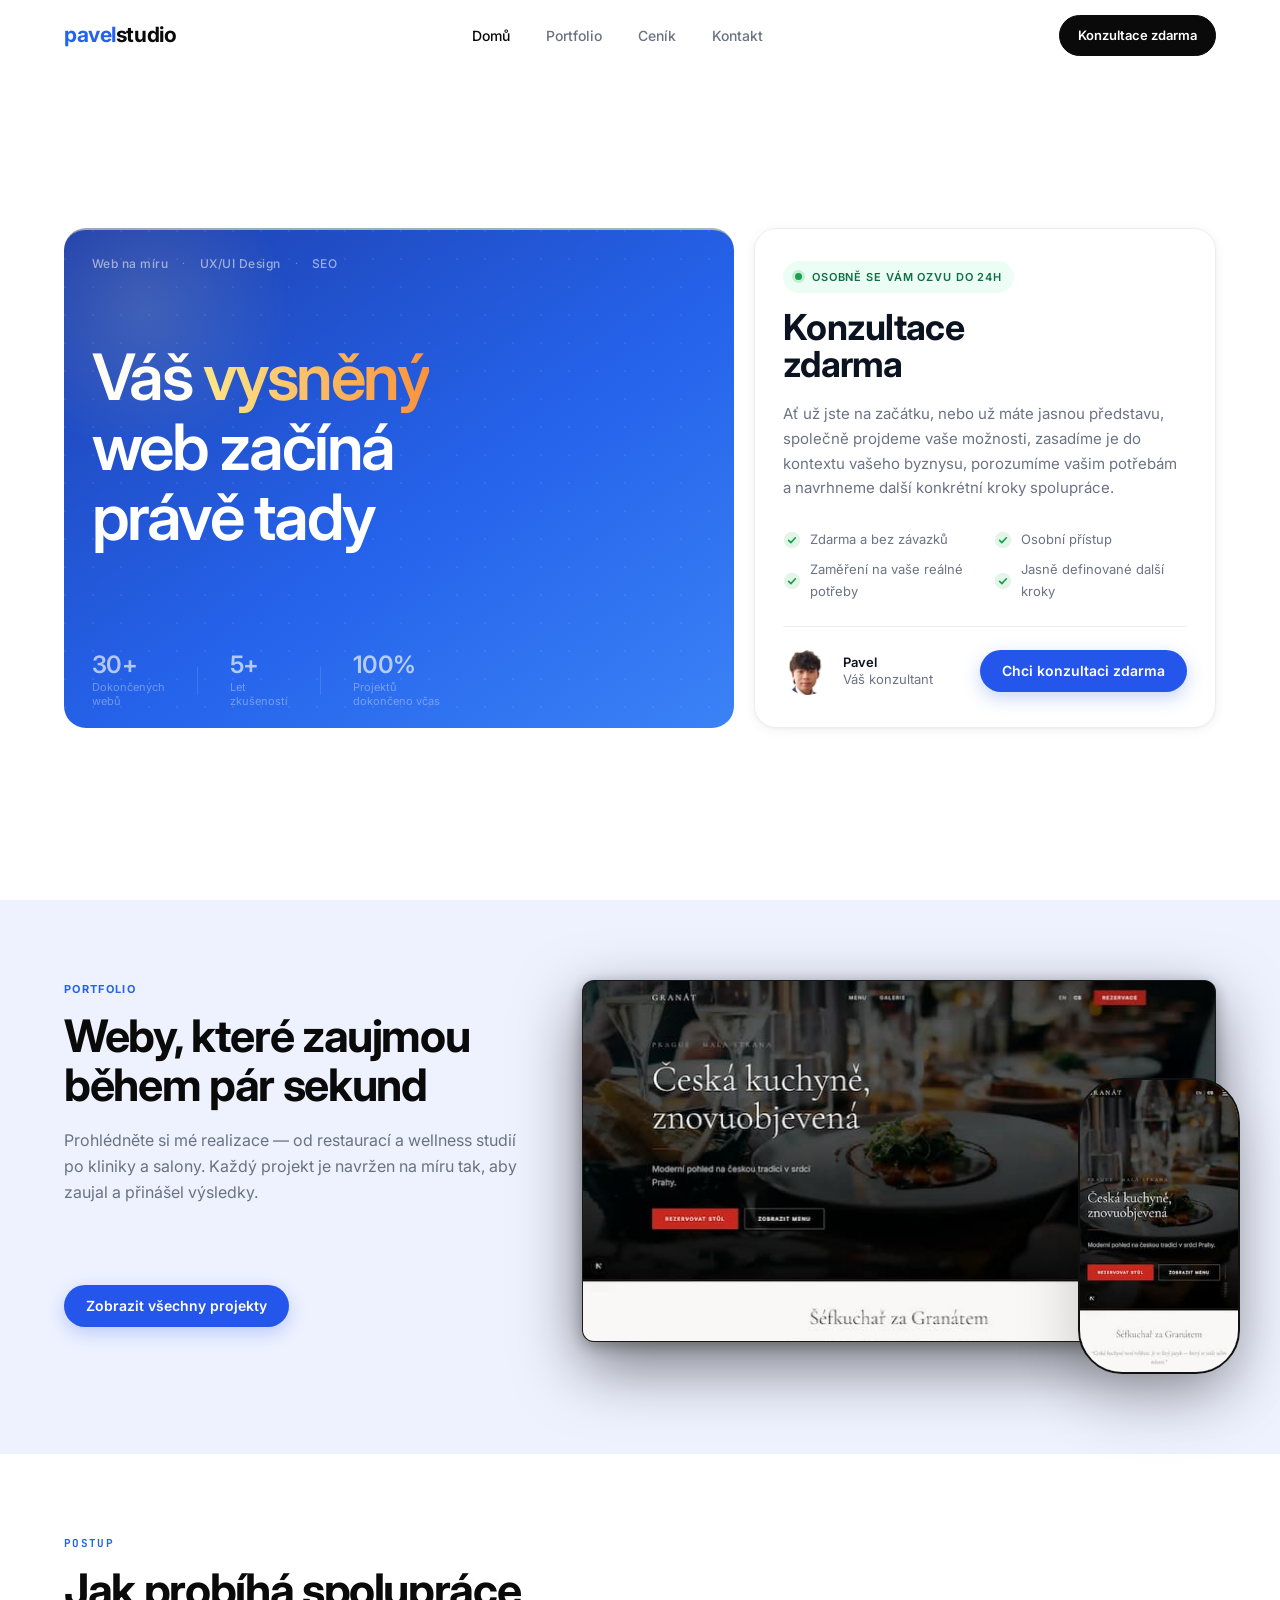
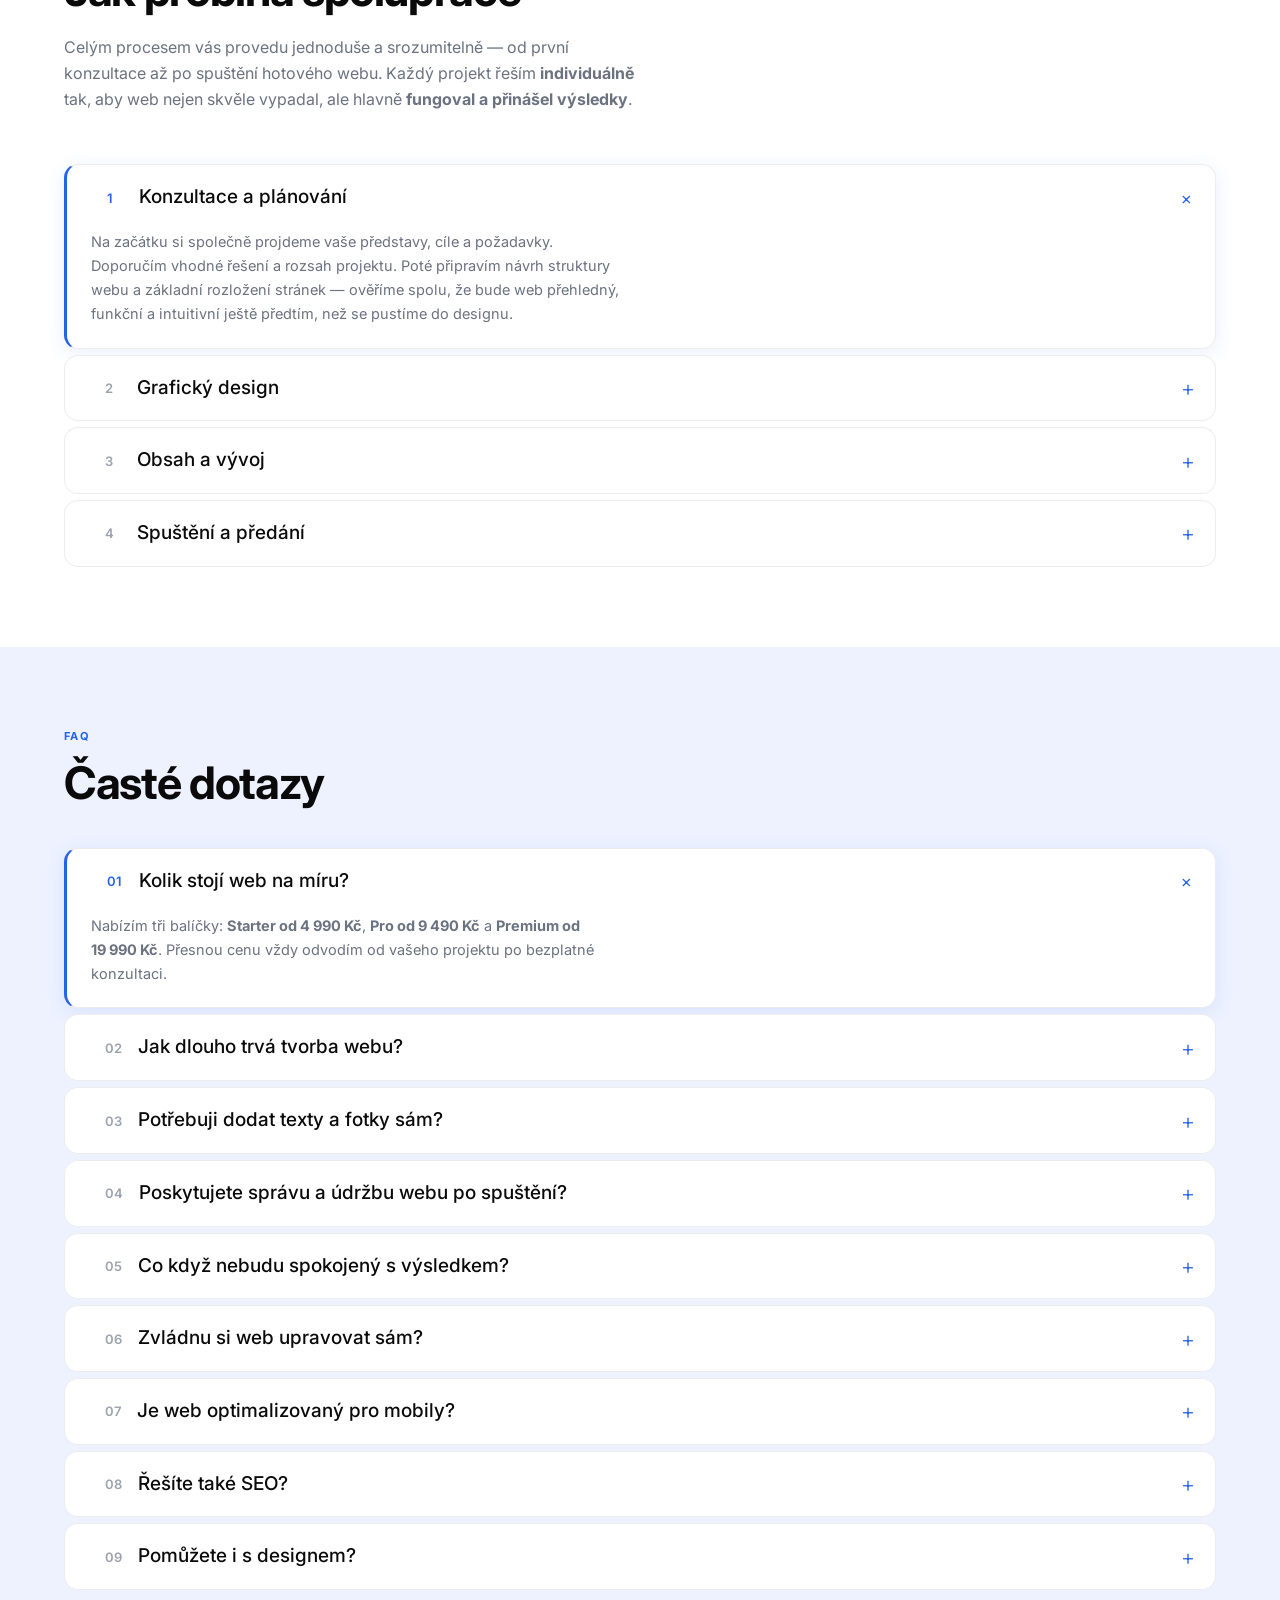
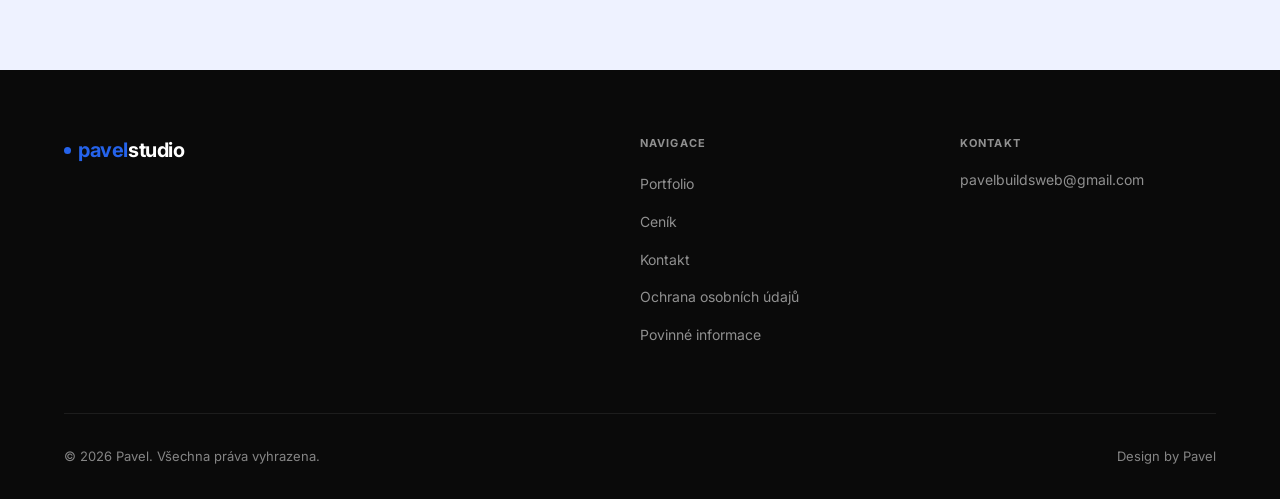
<file: index.html>
﻿<!doctype html>
<html lang="cs">
<head>
  <meta charset="utf-8" />
  <meta name="viewport" content="width=device-width, initial-scale=1" />

  <title>Váš profesionální web | Pavel — webař na volné noze</title>
  <meta name="description" content="Tvořím weby na míru pro české firmy a živnostníky. Od návrhu po spuštění — jeden kontakt, kompletní servis." />
  <link rel="canonical" href="https://www.studiopavel.cz/" />

  <meta property="og:type"         content="website" />
  <meta property="og:site_name"    content="Pavel — webař na volné noze" />
  <meta property="og:title"        content="Váš profesionální web | Pavel — webař na volné noze" />
  <meta property="og:description"  content="Tvořím weby na míru pro české firmy a živnostníky. Od návrhu po spuštění — jeden kontakt, kompletní servis." />
  <meta property="og:url"          content="https://www.studiopavel.cz/" />
  <meta property="og:image"        content="https://www.studiopavel.cz/images/og-cover.jpg" />
  <meta property="og:image:width"  content="1200" />
  <meta property="og:image:height" content="630" />
  <meta property="og:locale"       content="cs_CZ" />

  <meta name="twitter:card"        content="summary_large_image" />
  <meta name="twitter:title"       content="Váš profesionální web | Pavel — webař na volné noze" />
  <meta name="twitter:description" content="Tvořím weby na míru pro české firmy a živnostníky. Od návrhu po spuštění — jeden kontakt, kompletní servis." />
  <meta name="twitter:image"       content="https://www.studiopavel.cz/images/og-cover.jpg" />

  <script type="application/ld+json">
  {
    "@context": "https://schema.org",
    "@graph": [
      {
        "@type": "Person",
        "@id": "https://www.studiopavel.cz/#person",
        "name": "Pavel",
        "jobTitle": "Webař na volné noze",
        "url": "https://www.studiopavel.cz/",
        "knowsAbout": ["Tvorba webových stránek", "SEO", "UI/UX design"]
      },
      {
        "@type": "Service",
        "@id": "https://www.studiopavel.cz/#service",
        "serviceType": "Tvorba webových stránek na míru",
        "provider": { "@id": "https://www.studiopavel.cz/#person" },
        "areaServed": "CZ",
        "url": "https://www.studiopavel.cz/pricing.html"
      }
    ]
  }
  </script>

  <link rel="icon" href="/favicon.svg" type="image/svg+xml" />
  <link rel="preconnect" href="https://fonts.bunny.net" crossorigin />
  <link rel="preconnect" href="https://fonts.bunny.net" />
  <link rel="preload" href="https://fonts.bunny.net/css2?family=Caveat:wght@500;700&family=Inter:wght@400;500;600;700&family=JetBrains+Mono:wght@500&display=swap"
        as="style" />
  <noscript><link rel="stylesheet" href="https://fonts.bunny.net/css2?family=Caveat:wght@500;700&family=Inter:wght@400;500;600;700&family=JetBrains+Mono:wght@500&display=swap" /></noscript>

  <link rel="stylesheet" href="/css/tokens.css?v=8" />
  <link rel="stylesheet" href="/css/base.css?v=8" />
  <link rel="stylesheet" href="/css/components.css?v=13" />
</head>
<body>

  <a class="skip-link" href="#main-content">Přeskočit na obsah</a>

  <!-- ── NAV ──────────────────────────────────────────────────── -->
  <header class="site-header">
    <nav class="nav" aria-label="Hlavní navigace">
      <a href="/index.html" class="nav__logo" aria-label="pavelstudio — domovská stránka">
        <span class="nav__logo-text"><span class="nav__logo-pavel">pavel</span>studio</span>
      </a>
      <ul class="nav__links" role="list">
        <li><a href="/index.html"     class="nav__link nav__link--active">Domů</a></li>
        <li><a href="/portfolio.html" class="nav__link">Portfolio</a></li>
        <li><a href="/pricing.html"   class="nav__link">Ceník</a></li>
        <li><a href="/contact.html"   class="nav__link">Kontakt</a></li>
      </ul>
      <a href="/contact.html" class="btn btn--nav">Konzultace zdarma</a>
      <button class="nav__burger" aria-controls="mobile-menu" aria-expanded="false" aria-label="Otevřít menu">
        <span class="nav__burger-bar"></span>
        <span class="nav__burger-bar"></span>
        <span class="nav__burger-bar"></span>
      </button>
    </nav>
  </header>
  <div id="mobile-menu" class="nav__mobile" hidden>
    <ul role="list">
      <li><a href="/index.html"     class="nav__link">Domů</a></li>
      <li><a href="/portfolio.html" class="nav__link">Portfolio</a></li>
      <li><a href="/pricing.html"   class="nav__link">Ceník</a></li>
      <li><a href="/contact.html"   class="nav__link">Kontakt</a></li>
    </ul>
    <a href="/contact.html" class="btn" style="margin-top:8px;">Konzultace zdarma</a>
  </div>

  <main id="main-content">

    <!-- ── 1. HERO ────────────────────────────────────────────── -->
    <section class="hero" aria-labelledby="hero-heading">
      <div class="hero-2col">

        <!-- Left: gradient-border card -->
        <div class="hero-card-wrap">
          <div class="hero-card">
            <p class="hero-card__labels" aria-hidden="true">
              <span>Web na míru</span>
              <span>·</span>
              <span>UX/UI Design</span>
              <span>·</span>
              <span>SEO</span>
            </p>

            <h1 class="hero-head" id="hero-heading">
              Váš <span class="slot" id="slot" aria-live="polite" aria-label="profesionální"><span class="word" style="color:#c46aa3">vysněný</span></span><br />
              web začíná<br />
              právě tady
            </h1>

            <div class="hero-stats" aria-label="Čísla v číslech">
              <div class="hero-stat">
                <span class="hero-stat__num">30+</span>
                <span class="hero-stat__lbl">Dokončených<br />webů</span>
              </div>
              <div class="hero-stat__div" aria-hidden="true"></div>
              <div class="hero-stat">
                <span class="hero-stat__num">5+</span>
                <span class="hero-stat__lbl">Let<br />zkušeností</span>
              </div>
              <div class="hero-stat__div" aria-hidden="true"></div>
              <div class="hero-stat">
                <span class="hero-stat__num">100%</span>
                <span class="hero-stat__lbl">Projektů<br />dokončeno včas</span>
              </div>
            </div>
          </div>
        </div>

        <!-- Right: Consultation card -->
        <section class="consult-card" aria-labelledby="consult-title">

          <span class="consult-eyebrow">
            <span class="consult-ping" aria-hidden="true"></span>
            Osobně se vám ozvu do 24h
          </span>

          <h2 class="consult-title" id="consult-title">Konzultace<br>zdarma</h2>
          <p class="consult-body">
            Ať už jste na začátku, nebo už máte jasnou představu, společně projdeme vaše možnosti,
            zasadíme je do kontextu vašeho byznysu, porozumíme vašim potřebám
            a navrhneme další konkrétní kroky spolupráce.
          </p>

          <ul class="consult-checks" role="list">
            <li class="consult-check">
              <svg width="18" height="18" viewBox="0 0 24 24" fill="none" aria-hidden="true">
                <circle cx="12" cy="12" r="11" fill="#16a34a" opacity=".12"/>
                <path d="M7.5 12.5l3 3 6-6.5" stroke="#16a34a" stroke-width="2.2" stroke-linecap="round" stroke-linejoin="round"/>
              </svg>
              Zdarma a bez závazků
            </li>
            <li class="consult-check">
              <svg width="18" height="18" viewBox="0 0 24 24" fill="none" aria-hidden="true">
                <circle cx="12" cy="12" r="11" fill="#16a34a" opacity=".12"/>
                <path d="M7.5 12.5l3 3 6-6.5" stroke="#16a34a" stroke-width="2.2" stroke-linecap="round" stroke-linejoin="round"/>
              </svg>
              Osobní přístup
            </li>
            <li class="consult-check">
              <svg width="18" height="18" viewBox="0 0 24 24" fill="none" aria-hidden="true">
                <circle cx="12" cy="12" r="11" fill="#16a34a" opacity=".12"/>
                <path d="M7.5 12.5l3 3 6-6.5" stroke="#16a34a" stroke-width="2.2" stroke-linecap="round" stroke-linejoin="round"/>
              </svg>
              Zaměření na vaše reálné potřeby
            </li>
            <li class="consult-check">
              <svg width="18" height="18" viewBox="0 0 24 24" fill="none" aria-hidden="true">
                <circle cx="12" cy="12" r="11" fill="#16a34a" opacity=".12"/>
                <path d="M7.5 12.5l3 3 6-6.5" stroke="#16a34a" stroke-width="2.2" stroke-linecap="round" stroke-linejoin="round"/>
              </svg>
              Jasně definované další kroky
            </li>
          </ul>

          <div class="consult-foot">
            <div class="consult-author">
              <div class="consult-avatar"
                   style="background-image:url('/images/pavel-webař.webp');"
                   role="img"
                   aria-label="Pavel">
              </div>
              <div class="consult-meta">
                <div class="consult-name">Pavel</div>
                <div class="consult-role">Váš konzultant</div>
              </div>
            </div>
            <div class="consult-cta-stack">
              <a class="consult-cta-pill" href="/contact.html">
                Chci konzultaci zdarma
              </a>
            </div>
          </div>

        </section>

      </div>
    </section>

    <!-- ── 2. SHOWCASE ─────────────────────────────────────────── -->
    <section class="showcase-section" aria-labelledby="showcase-heading">
      <div class="showcase-inner">

        <div class="showcase-right">
          <div class="showcase-header">
            <p class="showcase-eyebrow">Portfolio</p>
            <h2 class="showcase-headline" id="showcase-heading">Weby, které zaujmou během pár sekund</h2>
            <p class="showcase-body">Prohlédněte si mé realizace — od restaurací a wellness studií po kliniky a salony. Každý projekt je navržen na míru tak, aby zaujal a přinášel výsledky.</p>
          </div>
        </div>

        <div class="showcase-visual">
          <div class="showcase-browser">
            <div class="showcase-screen">
              <img
                src="/images/granat_restaurant_portofolio.jpg"
                alt="Ukázka webu — Granát restaurace"
                class="showcase-img"
                width="650" height="1696"
                fetchpriority="high"
              />
            </div>
          </div>
          <div class="showcase-phone" aria-hidden="true">
            <div class="showcase-phone-screen">
              <img src="/images/granat_restaurant_portofolio_phone.jpg" alt="Mobilní zobrazení webu Granát Restaurace" width="200" height="1955" />
            </div>
          </div>
        </div>

        <div class="showcase-footer">
          <a href="/portfolio.html" class="consult-cta-pill showcase-pill">Zobrazit všechny projekty</a>
        </div>

      </div>
    </section>

    <!-- ── 3. PROCES ─────────────────────────────────────────── -->
    <section id="proces" class="proces-section" aria-labelledby="proces-heading">
      <div class="proces-inner">
        <p class="proces-eyebrow">Postup</p>
        <h2 class="proces-headline" id="proces-heading">Jak probíhá spolupráce</h2>
        <p class="proces-lede">Celým procesem vás provedu jednoduše a srozumitelně — od první konzultace až po spuštění hotového webu. Každý projekt řeším <strong>individuálně</strong> tak, aby web nejen skvěle vypadal, ale hlavně <strong>fungoval a přinášel výsledky</strong>.</p>

        <div class="proc-list" id="proc-accordion">

          <div class="proc-step is-open">
            <button class="proc-row" type="button" aria-expanded="true" aria-controls="proc-panel-0">
<span class="proc-content">
                <span class="proc-num" aria-hidden="true">1</span>
                <span class="proc-title" id="proc-title-0">Konzultace a plánování</span>
              </span>
              <span class="proc-icon" aria-hidden="true">+</span>
            </button>
            <div class="proc-panel" id="proc-panel-0" role="region" aria-labelledby="proc-title-0">
              <div class="proc-body">
                <p>Na začátku si společně projdeme vaše představy, cíle a požadavky. Doporučím vhodné řešení a rozsah projektu. Poté připravím návrh struktury webu a základní rozložení stránek — ověříme spolu, že bude web přehledný, funkční a intuitivní ještě předtím, než se pustíme do designu.</p>
              </div>
            </div>
          </div>

          <div class="proc-step">
            <button class="proc-row" type="button" aria-expanded="false" aria-controls="proc-panel-1">
<span class="proc-content">
                <span class="proc-num" aria-hidden="true">2</span>
                <span class="proc-title" id="proc-title-1">Grafický design</span>
              </span>
              <span class="proc-icon" aria-hidden="true">+</span>
            </button>
            <div class="proc-panel" id="proc-panel-1" role="region" aria-labelledby="proc-title-1">
              <div class="proc-body">
                <p>Vytvořím moderní design webu na míru vaší značce. Design společně ladíme a upravujeme tak dlouho, dokud nebudete s výsledkem maximálně spokojeni. Samozřejmostí je responzivní zobrazení pro mobil i počítač.</p>
              </div>
            </div>
          </div>

          <div class="proc-step">
            <button class="proc-row" type="button" aria-expanded="false" aria-controls="proc-panel-2">
<span class="proc-content">
                <span class="proc-num" aria-hidden="true">3</span>
                <span class="proc-title" id="proc-title-2">Obsah a vývoj</span>
              </span>
              <span class="proc-icon" aria-hidden="true">+</span>
            </button>
            <div class="proc-panel" id="proc-panel-2" role="region" aria-labelledby="proc-title-2">
              <div class="proc-body">
                <p>Web společně naplníme obsahem — texty můžete dodat vlastní, nebo je pro vás připravím na míru. Jakmile je obsah hotový, web kompletně nakóduji a naprogramuji. Důraz kladu na rychlost, čistý kód, SEO a jednoduchou správu obsahu.</p>
              </div>
            </div>
          </div>

          <div class="proc-step">
            <button class="proc-row" type="button" aria-expanded="false" aria-controls="proc-panel-3">
<span class="proc-content">
                <span class="proc-num" aria-hidden="true">4</span>
                <span class="proc-title" id="proc-title-3">Spuštění a předání</span>
              </span>
              <span class="proc-icon" aria-hidden="true">+</span>
            </button>
            <div class="proc-panel" id="proc-panel-3" role="region" aria-labelledby="proc-title-3">
              <div class="proc-body">
                <p>Před spuštěním vše důkladně otestujeme a doladíme poslední detaily, aby web fungoval spolehlivě na všech zařízeních i prohlížečích. Hotový web poté nasadím na doménu, nastavím vše potřebné a předám vám kompletní přístupy.</p>
              </div>
            </div>
          </div>

        </div>
      </div>
    </section>

    <!-- ── 4. FAQ ────────────────────────────────────────────── -->
    <section id="faq" class="faq-section" aria-labelledby="faq-heading">
      <div class="faq-inner">
        <p class="faq-eyebrow">FAQ</p>
        <h2 class="faq-headline" id="faq-heading">Časté dotazy</h2>

        <div class="proc-list" id="faq-accordion">

          <div class="proc-step is-open">
            <button class="proc-row" type="button" aria-expanded="true" aria-controls="faq-panel-0">
              <span class="proc-content">
                <span class="proc-num" aria-hidden="true">01</span>
                <span class="proc-title" id="faq-title-0">Kolik stojí web na míru?</span>
              </span>
              <span class="proc-icon" aria-hidden="true">+</span>
            </button>
            <div class="proc-panel" id="faq-panel-0" role="region" aria-labelledby="faq-title-0">
              <div class="proc-body">
                <p>Nabízím tři balíčky: <strong>Starter od 4&nbsp;990&nbsp;Kč</strong>, <strong>Pro od 9&nbsp;490&nbsp;Kč</strong> a <strong>Premium od 19&nbsp;990&nbsp;Kč</strong>. Přesnou cenu vždy odvodím od vašeho projektu po bezplatné konzultaci.</p>
              </div>
            </div>
          </div>

          <div class="proc-step">
            <button class="proc-row" type="button" aria-expanded="false" aria-controls="faq-panel-1">
              <span class="proc-content">
                <span class="proc-num" aria-hidden="true">02</span>
                <span class="proc-title" id="faq-title-1">Jak dlouho trvá tvorba webu?</span>
              </span>
              <span class="proc-icon" aria-hidden="true">+</span>
            </button>
            <div class="proc-panel" id="faq-panel-1" role="region" aria-labelledby="faq-title-1">
              <div class="proc-body">
                <p>Nejjednodušší weby do 1–2 týdnů od odsouhlasení designu s klientem. Délka závisí na komplexnosti projektu.</p>
              </div>
            </div>
          </div>

          <div class="proc-step">
            <button class="proc-row" type="button" aria-expanded="false" aria-controls="faq-panel-2">
              <span class="proc-content">
                <span class="proc-num" aria-hidden="true">03</span>
                <span class="proc-title" id="faq-title-2">Potřebuji dodat texty a fotky sám?</span>
              </span>
              <span class="proc-icon" aria-hidden="true">+</span>
            </button>
            <div class="proc-panel" id="faq-panel-2" role="region" aria-labelledby="faq-title-2">
              <div class="proc-body">
                <p>Nemusíte. Texty i fotografie můžete dodat vlastní, nebo je připravím za vás — copywriting a výběr fotografií jsou součástí mých služeb.</p>
              </div>
            </div>
          </div>

          <div class="proc-step">
            <button class="proc-row" type="button" aria-expanded="false" aria-controls="faq-panel-3">
              <span class="proc-content">
                <span class="proc-num" aria-hidden="true">04</span>
                <span class="proc-title" id="faq-title-3">Poskytujete správu a údržbu webu po spuštění?</span>
              </span>
              <span class="proc-icon" aria-hidden="true">+</span>
            </button>
            <div class="proc-panel" id="faq-panel-3" role="region" aria-labelledby="faq-title-3">
              <div class="proc-body">
                <p>Ano. Po spuštění nabízím pravidelnou údržbu, aktualizace a technickou podporu. Vždy víte, na koho se obrátit, když něco potřebujete změnit nebo řešit.</p>
              </div>
            </div>
          </div>

          <div class="proc-step">
            <button class="proc-row" type="button" aria-expanded="false" aria-controls="faq-panel-4">
              <span class="proc-content">
                <span class="proc-num" aria-hidden="true">05</span>
                <span class="proc-title" id="faq-title-4">Co když nebudu spokojený s výsledkem?</span>
              </span>
              <span class="proc-icon" aria-hidden="true">+</span>
            </button>
            <div class="proc-panel" id="faq-panel-4" role="region" aria-labelledby="faq-title-4">
              <div class="proc-body">
                <p>Design ladíme společně tak dlouho, dokud nebudete maximálně spokojeni — to je součástí celého procesu. Web odevzdám až tehdy, kdy budete s výsledkem skutečně spokojeni.</p>
              </div>
            </div>
          </div>

          <div class="proc-step">
            <button class="proc-row" type="button" aria-expanded="false" aria-controls="faq-panel-5">
              <span class="proc-content">
                <span class="proc-num" aria-hidden="true">06</span>
                <span class="proc-title" id="faq-title-5">Zvládnu si web upravovat sám?</span>
              </span>
              <span class="proc-icon" aria-hidden="true">+</span>
            </button>
            <div class="proc-panel" id="faq-panel-5" role="region" aria-labelledby="faq-title-5">
              <div class="proc-body">
                <p>Ano. V balíčku Pro a Premium dodávám CMS, kde si sami upravíte texty i fotky — bez programátora.</p>
              </div>
            </div>
          </div>

          <div class="proc-step">
            <button class="proc-row" type="button" aria-expanded="false" aria-controls="faq-panel-6">
              <span class="proc-content">
                <span class="proc-num" aria-hidden="true">07</span>
                <span class="proc-title" id="faq-title-6">Je web optimalizovaný pro mobily?</span>
              </span>
              <span class="proc-icon" aria-hidden="true">+</span>
            </button>
            <div class="proc-panel" id="faq-panel-6" role="region" aria-labelledby="faq-title-6">
              <div class="proc-body">
                <p>Ano, všechny weby jsou plně responzivní a fungují na mobilu, tabletu i desktopu.</p>
              </div>
            </div>
          </div>

          <div class="proc-step">
            <button class="proc-row" type="button" aria-expanded="false" aria-controls="faq-panel-7">
              <span class="proc-content">
                <span class="proc-num" aria-hidden="true">08</span>
                <span class="proc-title" id="faq-title-7">Řešíte také SEO?</span>
              </span>
              <span class="proc-icon" aria-hidden="true">+</span>
            </button>
            <div class="proc-panel" id="faq-panel-7" role="region" aria-labelledby="faq-title-7">
              <div class="proc-body">
                <p>Ano, základní SEO optimalizace je součástí každého webu — správná struktura, rychlost načítání a technické nastavení.</p>
              </div>
            </div>
          </div>

          <div class="proc-step">
            <button class="proc-row" type="button" aria-expanded="false" aria-controls="faq-panel-8">
              <span class="proc-content">
                <span class="proc-num" aria-hidden="true">09</span>
                <span class="proc-title" id="faq-title-8">Pomůžete i s designem?</span>
              </span>
              <span class="proc-icon" aria-hidden="true">+</span>
            </button>
            <div class="proc-panel" id="faq-panel-8" role="region" aria-labelledby="faq-title-8">
              <div class="proc-body">
                <p>Ano. Můžu připravit kompletní návrh designu nebo navázat na váš existující brand.</p>
              </div>
            </div>
          </div>

        </div>
      </div>
    </section>

  </main>

  <!-- ── FOOTER ─────────────────────────────────────────────── -->
  <footer class="site-footer">
    <div class="footer__inner">
      <div>
        <div class="footer__logo" aria-hidden="true"><span class="nav__logo-text"><span class="nav__logo-pavel">pavel</span>studio</span></div>
      </div>
      <nav aria-label="Navigace v patičce">
        <p class="footer__heading">Navigace</p>
        <ul class="footer__links" role="list">
          <li><a href="/portfolio.html">Portfolio</a></li>
          <li><a href="/pricing.html">Ceník</a></li>
          <li><a href="/contact.html">Kontakt</a></li>
          <li><a href="/privacy.html">Ochrana osobních údajů</a></li>
          <li><a href="/legal.html">Povinné informace</a></li>
        </ul>
      </nav>
      <div>
        <p class="footer__heading">Kontakt</p>
        <a href="mailto:pavelbuildsweb@gmail.com" class="footer__email">pavelbuildsweb@gmail.com</a>
      </div>
    </div>
    <div class="footer__bottom">
      <small>&copy; <span id="footer-year"></span> Pavel. Všechna práva vyhrazena.</small>
      <small class="footer__credit">Design by Pavel</small>
    </div>
  </footer>
  <script src="/js/fonts.js" defer></script>
  <script src="/js/hero.js" defer></script>
  <script src="/js/nav.js" defer></script>
  <script src="/js/anim.js" defer></script>
  <script src="/js/accordion.js" defer></script>

</body>
</html>
</file>
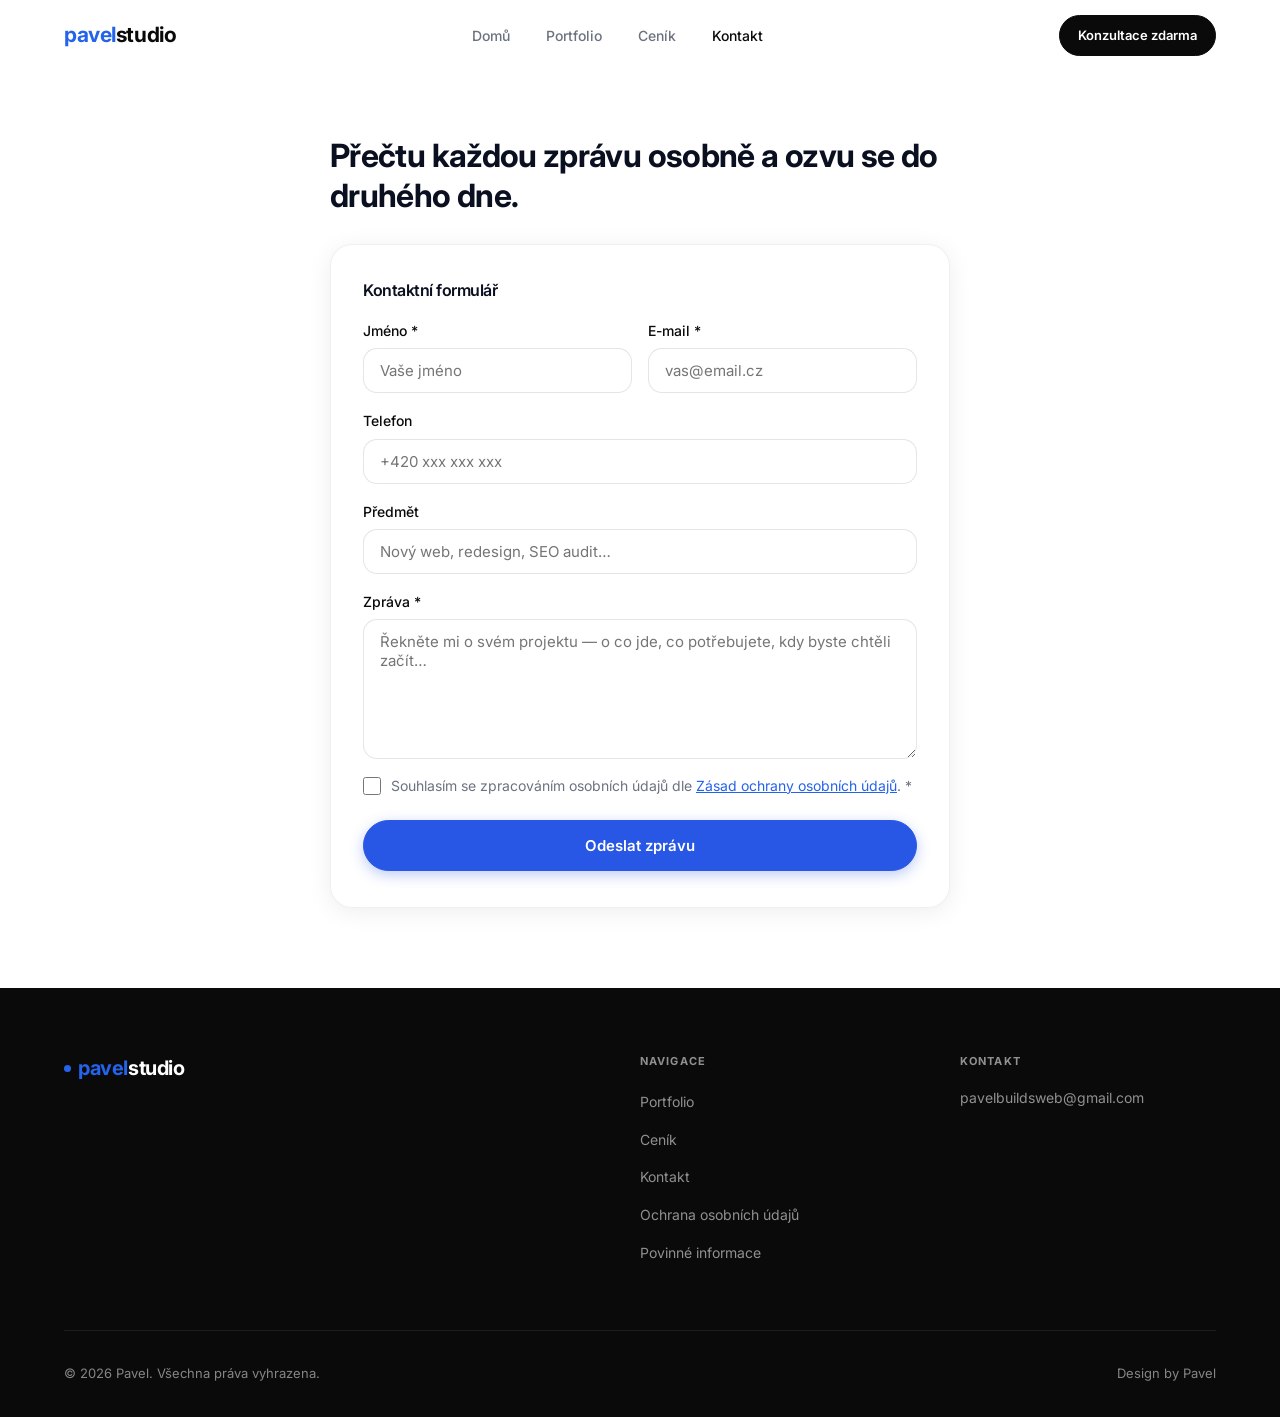
<file: contact.html>
﻿<!doctype html>
<html lang="cs">
<head>
  <meta charset="utf-8" />
  <meta name="viewport" content="width=device-width, initial-scale=1" />

  <title>Kontakt — Napište mi | Pavel — webař na volné noze</title>
  <meta name="description" content="Máte projekt nebo otázku? Napište mi — rád si popovídáme o vašich potřebách. Odpovídám do 24 hodin v pracovní dny." />
  <link rel="canonical" href="https://www.studiopavel.cz/contact.html" />

  <meta property="og:type"         content="website" />
  <meta property="og:site_name"    content="Pavel — webař na volné noze" />
  <meta property="og:title"        content="Kontakt — Napište mi | Pavel" />
  <meta property="og:description"  content="Máte projekt nebo otázku? Napište mi — rád si popovídáme o vašich potřebách." />
  <meta property="og:url"          content="https://www.studiopavel.cz/contact.html" />
  <meta property="og:image"        content="https://www.studiopavel.cz/images/og-cover.jpg" />
  <meta property="og:image:width"  content="1200" />
  <meta property="og:image:height" content="630" />
  <meta property="og:locale"       content="cs_CZ" />

  <meta name="twitter:card"        content="summary_large_image" />
  <meta name="twitter:title"       content="Kontakt — Napište mi | Pavel" />
  <meta name="twitter:description" content="Máte projekt nebo otázku? Napište mi — rád si popovídáme o vašich potřebách." />
  <meta name="twitter:image"       content="https://www.studiopavel.cz/images/og-cover.jpg" />

  <script type="application/ld+json">
  {
    "@context": "https://schema.org",
    "@type": "BreadcrumbList",
    "itemListElement": [
      { "@type": "ListItem", "position": 1, "name": "Domů",   "item": "https://www.studiopavel.cz/" },
      { "@type": "ListItem", "position": 2, "name": "Kontakt","item": "https://www.studiopavel.cz/contact.html" }
    ]
  }
  </script>

  <link rel="icon" href="/favicon.svg" type="image/svg+xml" />
  <link rel="preconnect" href="https://fonts.bunny.net" crossorigin />
  <link rel="preconnect" href="https://fonts.bunny.net" />
  <link rel="preload" href="https://fonts.bunny.net/css2?family=Caveat:wght@500;700&family=Inter:wght@400;500;600;700&display=swap"
        as="style" />
  <noscript><link rel="stylesheet" href="https://fonts.bunny.net/css2?family=Caveat:wght@500;700&family=Inter:wght@400;500;600;700&display=swap" /></noscript>

  <link rel="stylesheet" href="/css/tokens.css?v=8" />
  <link rel="stylesheet" href="/css/base.css?v=8" />
  <link rel="stylesheet" href="/css/components.css?v=13" />
</head>
<body>

  <a class="skip-link" href="#main-content">Přeskočit na obsah</a>

  <header class="site-header">
    <nav class="nav" aria-label="Hlavní navigace">
      <a href="/index.html" class="nav__logo" aria-label="pavelstudio — domovská stránka">
        <span class="nav__logo-text"><span class="nav__logo-pavel">pavel</span>studio</span>
      </a>
      <ul class="nav__links" role="list">
        <li><a href="/index.html"     class="nav__link">Domů</a></li>
        <li><a href="/portfolio.html" class="nav__link">Portfolio</a></li>
        <li><a href="/pricing.html"   class="nav__link">Ceník</a></li>
        <li><a href="/contact.html"   class="nav__link nav__link--active">Kontakt</a></li>
      </ul>
      <a href="/contact.html" class="btn btn--nav">Konzultace zdarma</a>
      <button class="nav__burger" aria-controls="mobile-menu" aria-expanded="false" aria-label="Otevřít menu">
        <span class="nav__burger-bar"></span>
        <span class="nav__burger-bar"></span>
        <span class="nav__burger-bar"></span>
      </button>
    </nav>
  </header>
  <div id="mobile-menu" class="nav__mobile" hidden>
    <ul role="list">
      <li><a href="/index.html"     class="nav__link">Domů</a></li>
      <li><a href="/portfolio.html" class="nav__link">Portfolio</a></li>
      <li><a href="/pricing.html"   class="nav__link">Ceník</a></li>
      <li><a href="/contact.html"   class="nav__link">Kontakt</a></li>
    </ul>
    <a href="/contact.html" class="btn">Konzultace zdarma</a>
  </div>

  <main id="main-content">

    <section class="contact-section" aria-labelledby="contact-heading">
      <div class="contact-inner">

        <h1 id="contact-heading">Přečtu každou zprávu osobně a ozvu se do druhého dne.</h1>

        <div class="contact-card">
          <h2 class="contact-form-heading">Kontaktní formulář</h2>
          <form id="contact-form" class="form" action="#" method="POST" novalidate aria-label="Kontaktní formulář">

            <div class="form-honeypot" aria-hidden="true">
              <label for="website">Nevyplňujte toto pole</label>
              <input type="text" id="website" name="website" tabindex="-1" autocomplete="off" />
            </div>

            <div class="form-grid">
              <div class="form-group">
                <label for="name">Jméno <span aria-hidden="true">*</span></label>
                <input type="text" id="name" name="name"
                       required autocomplete="given-name"
                       placeholder="Vaše jméno" aria-required="true" />
              </div>
              <div class="form-group">
                <label for="email">E-mail <span aria-hidden="true">*</span></label>
                <input type="email" id="email" name="email"
                       required autocomplete="email"
                       placeholder="vas@email.cz" aria-required="true" />
              </div>
            </div>

            <div class="form-group">
              <label for="phone">Telefon</label>
              <input type="tel" id="phone" name="phone"
                     placeholder="+420 xxx xxx xxx" autocomplete="tel" />
            </div>

            <div class="form-group">
              <label for="subject">Předmět</label>
              <input type="text" id="subject" name="subject"
                     placeholder="Nový web, redesign, SEO audit…" />
            </div>

            <div class="form-group">
              <label for="message">Zpráva <span aria-hidden="true">*</span></label>
              <textarea id="message" name="message"
                        required rows="6"
                        placeholder="Řekněte mi o svém projektu — o co jde, co potřebujete, kdy byste chtěli začít…"
                        aria-required="true"></textarea>
            </div>

            <div class="form-group">
              <label class="form-checkbox-label">
                <input type="checkbox" name="gdpr_consent" required aria-required="true" />
                <span>Souhlasím se zpracováním osobních údajů dle <a href="/privacy.html">Zásad ochrany osobních údajů</a>. <span aria-hidden="true">*</span></span>
              </label>
            </div>

            <button type="submit" class="btn btn--blue" style="width:100%;margin-top:8px;">Odeslat zprávu</button>
            <div id="form-result" class="form-result" hidden></div>
          </form>
        </div>
      </div>
    </section>

  </main>

  <footer class="site-footer">
    <div class="footer__inner">
      <div>
        <div class="footer__logo" aria-hidden="true"><span class="nav__logo-text"><span class="nav__logo-pavel">pavel</span>studio</span></div>
      </div>
      <nav aria-label="Navigace v patičce">
        <p class="footer__heading">Navigace</p>
        <ul class="footer__links" role="list">
          <li><a href="/portfolio.html">Portfolio</a></li>
          <li><a href="/pricing.html">Ceník</a></li>
          <li><a href="/contact.html">Kontakt</a></li>
          <li><a href="/privacy.html">Ochrana osobních údajů</a></li>
          <li><a href="/legal.html">Povinné informace</a></li>
        </ul>
      </nav>
      <div>
        <p class="footer__heading">Kontakt</p>
        <a href="mailto:pavelbuildsweb@gmail.com" class="footer__email">pavelbuildsweb@gmail.com</a>
      </div>
    </div>
    <div class="footer__bottom">
      <small>&copy; <span id="footer-year"></span> Pavel. Všechna práva vyhrazena.</small>
      <small class="footer__credit">Design by Pavel</small>
    </div>
  </footer>
  <script src="/js/fonts.js" defer></script>
  <script src="/js/nav.js" defer></script>
  <script src="/js/anim.js" defer></script>
  <script src="/js/contact.js" defer></script>
</body>
</html>
</file>
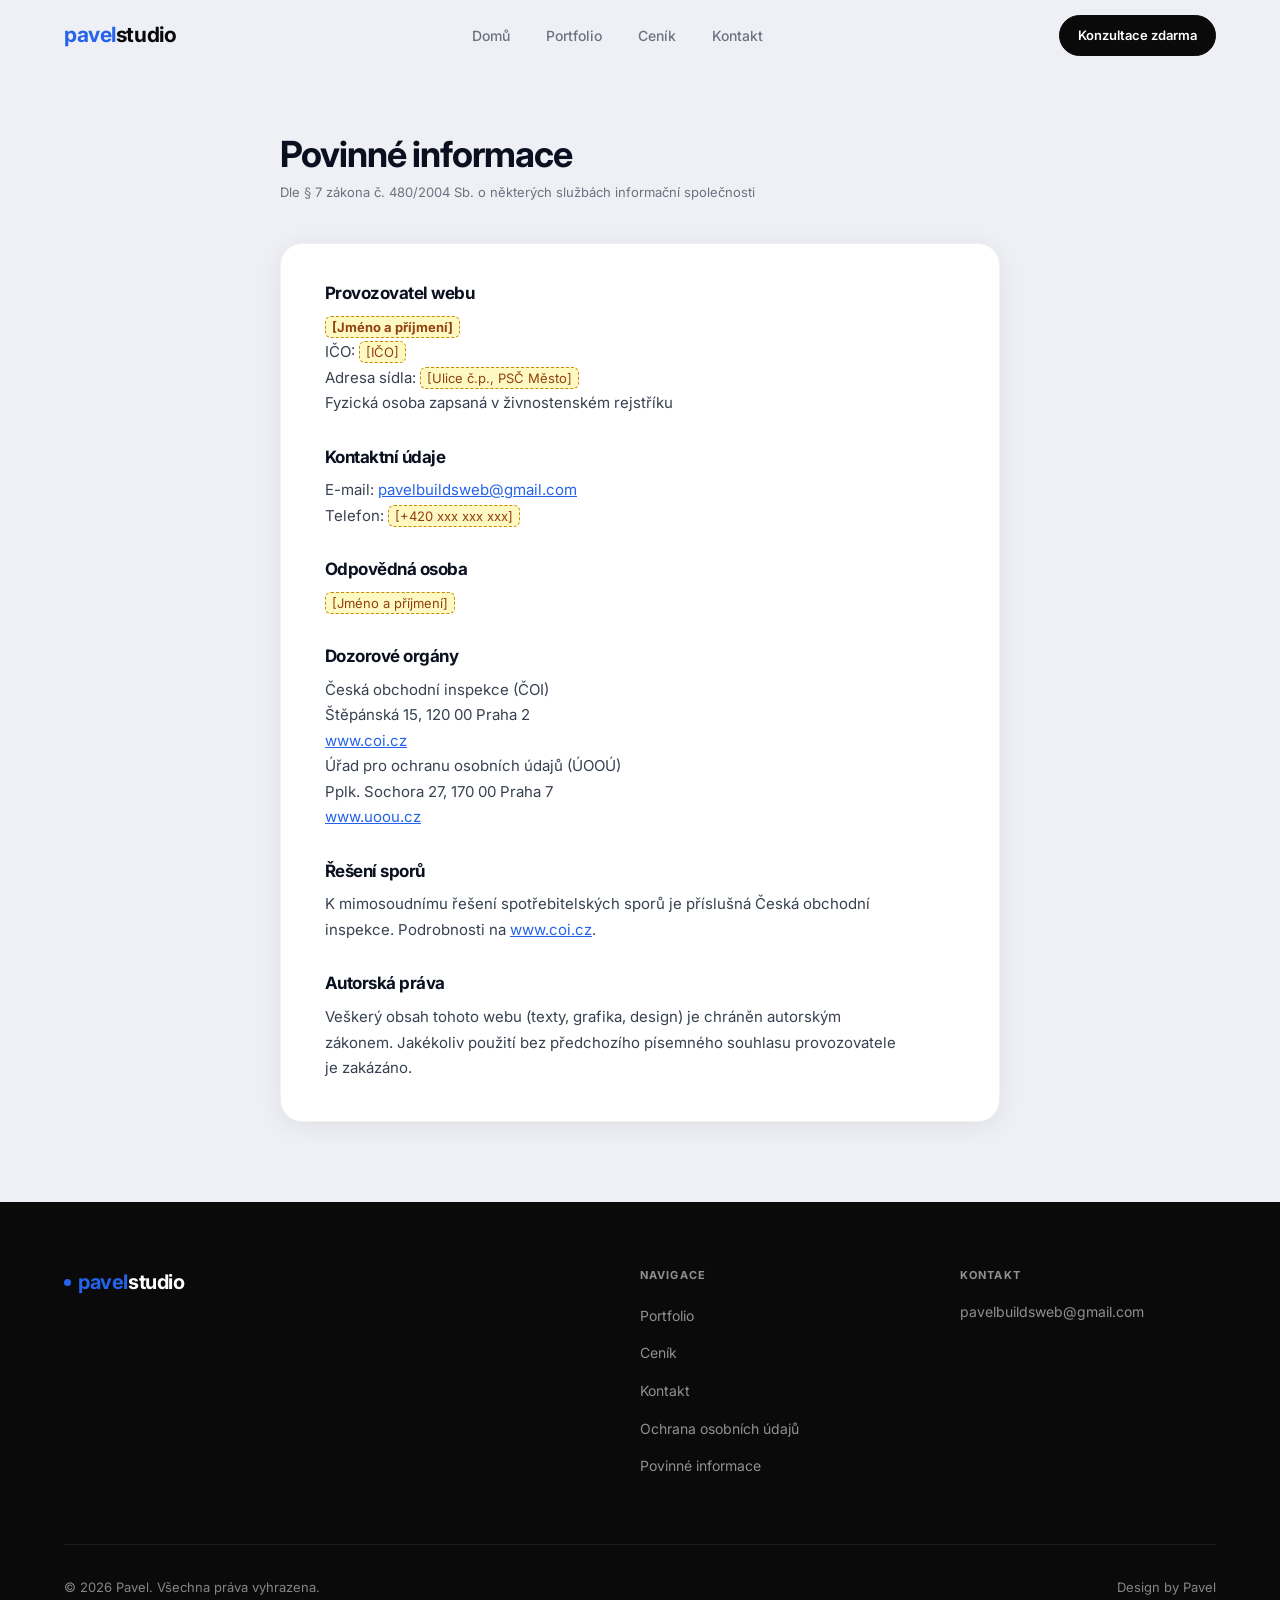
<file: legal.html>
﻿<!doctype html>
<html lang="cs">
<head>
  <meta charset="utf-8" />
  <meta name="viewport" content="width=device-width, initial-scale=1" />

  <title>Povinné informace | Pavel — webař na volné noze</title>
  <meta name="description" content="Povinné informace o provozovateli webu dle zákona č. 480/2004 Sb." />
  <link rel="canonical" href="https://www.studiopavel.cz/legal.html" />
  <meta name="robots" content="noindex" />

  <link rel="icon" href="/favicon.svg" type="image/svg+xml" />
  <link rel="preconnect" href="https://fonts.bunny.net" crossorigin />
  <link rel="preconnect" href="https://fonts.bunny.net" />
  <link rel="preload" href="https://fonts.bunny.net/css2?family=Caveat:wght@500;700&family=Inter:wght@400;500;600;700&display=swap"
        as="style" />
  <noscript><link rel="stylesheet" href="https://fonts.bunny.net/css2?family=Caveat:wght@500;700&family=Inter:wght@400;500;600;700&display=swap" /></noscript>

  <link rel="stylesheet" href="/css/tokens.css?v=8" />
  <link rel="stylesheet" href="/css/base.css?v=8" />
  <link rel="stylesheet" href="/css/components.css?v=13" />
</head>
<body>

  <a class="skip-link" href="#main-content">Přeskočit na obsah</a>

  <header class="site-header">
    <nav class="nav" aria-label="Hlavní navigace">
      <a href="/index.html" class="nav__logo" aria-label="pavelstudio — domovská stránka">
        <span class="nav__logo-text"><span class="nav__logo-pavel">pavel</span>studio</span>
      </a>
      <ul class="nav__links" role="list">
        <li><a href="/index.html"     class="nav__link">Domů</a></li>
        <li><a href="/portfolio.html" class="nav__link">Portfolio</a></li>
        <li><a href="/pricing.html"   class="nav__link">Ceník</a></li>
        <li><a href="/contact.html"   class="nav__link">Kontakt</a></li>
      </ul>
      <a href="/contact.html" class="btn btn--nav">Konzultace zdarma</a>
      <button class="nav__burger" aria-controls="mobile-menu" aria-expanded="false" aria-label="Otevřít menu">
        <span class="nav__burger-bar"></span>
        <span class="nav__burger-bar"></span>
        <span class="nav__burger-bar"></span>
      </button>
    </nav>
  </header>
  <div id="mobile-menu" class="nav__mobile" hidden>
    <ul role="list">
      <li><a href="/index.html"     class="nav__link">Domů</a></li>
      <li><a href="/portfolio.html" class="nav__link">Portfolio</a></li>
      <li><a href="/pricing.html"   class="nav__link">Ceník</a></li>
      <li><a href="/contact.html"   class="nav__link">Kontakt</a></li>
    </ul>
    <a href="/contact.html" class="btn">Konzultace zdarma</a>
  </div>

  <main id="main-content">
    <section class="legal-section" aria-labelledby="legal-heading">
      <div class="legal-inner">
        <h1 id="legal-heading">Povinné informace</h1>
        <p class="legal-updated">Dle § 7 zákona č. 480/2004 Sb. o některých službách informační společnosti</p>
        <div class="legal-card">

          <h2>Provozovatel webu</h2>
          <p>
            <strong><span class="legal-placeholder">[Jméno a příjmení]</span></strong><br />
            IČO: <span class="legal-placeholder">[IČO]</span><br />
            Adresa sídla: <span class="legal-placeholder">[Ulice č.p., PSČ Město]</span><br />
            Fyzická osoba zapsaná v živnostenském rejstříku
          </p>

          <h2>Kontaktní údaje</h2>
          <p>
            E-mail: <a href="mailto:pavelbuildsweb@gmail.com">pavelbuildsweb@gmail.com</a><br />
            Telefon: <span class="legal-placeholder">[+420 xxx xxx xxx]</span>
          </p>

          <h2>Odpovědná osoba</h2>
          <p><span class="legal-placeholder">[Jméno a příjmení]</span></p>

          <h2>Dozorové orgány</h2>
          <p>
            Česká obchodní inspekce (ČOI)<br />
            Štěpánská 15, 120 00 Praha 2<br />
            <a href="https://www.coi.cz" target="_blank" rel="noopener">www.coi.cz</a>
          </p>
          <p>
            Úřad pro ochranu osobních údajů (ÚOOÚ)<br />
            Pplk. Sochora 27, 170 00 Praha 7<br />
            <a href="https://www.uoou.cz" target="_blank" rel="noopener">www.uoou.cz</a>
          </p>

          <h2>Řešení sporů</h2>
          <p>
            K mimosoudnímu řešení spotřebitelských sporů je příslušná Česká obchodní inspekce.
            Podrobnosti na <a href="https://www.coi.cz" target="_blank" rel="noopener">www.coi.cz</a>.
          </p>

          <h2>Autorská práva</h2>
          <p>
            Veškerý obsah tohoto webu (texty, grafika, design) je chráněn autorským zákonem.
            Jakékoliv použití bez předchozího písemného souhlasu provozovatele je zakázáno.
          </p>

        </div>
      </div>
    </section>
  </main>

  <footer class="site-footer">
    <div class="footer__inner">
      <div>
        <div class="footer__logo" aria-hidden="true"><span class="nav__logo-text"><span class="nav__logo-pavel">pavel</span>studio</span></div>
      </div>
      <nav aria-label="Navigace v patičce">
        <p class="footer__heading">Navigace</p>
        <ul class="footer__links" role="list">
          <li><a href="/portfolio.html">Portfolio</a></li>
          <li><a href="/pricing.html">Ceník</a></li>
          <li><a href="/contact.html">Kontakt</a></li>
          <li><a href="/privacy.html">Ochrana osobních údajů</a></li>
          <li><a href="/legal.html">Povinné informace</a></li>
        </ul>
      </nav>
      <div>
        <p class="footer__heading">Kontakt</p>
        <a href="mailto:pavelbuildsweb@gmail.com" class="footer__email">pavelbuildsweb@gmail.com</a>
      </div>
    </div>
    <div class="footer__bottom">
      <small>&copy; <span id="footer-year"></span> Pavel. Všechna práva vyhrazena.</small>
      <small class="footer__credit">Design by Pavel</small>
    </div>
  </footer>
  <script src="/js/fonts.js" defer></script>
  <script src="/js/nav.js" defer></script>
</body>
</html>
</file>
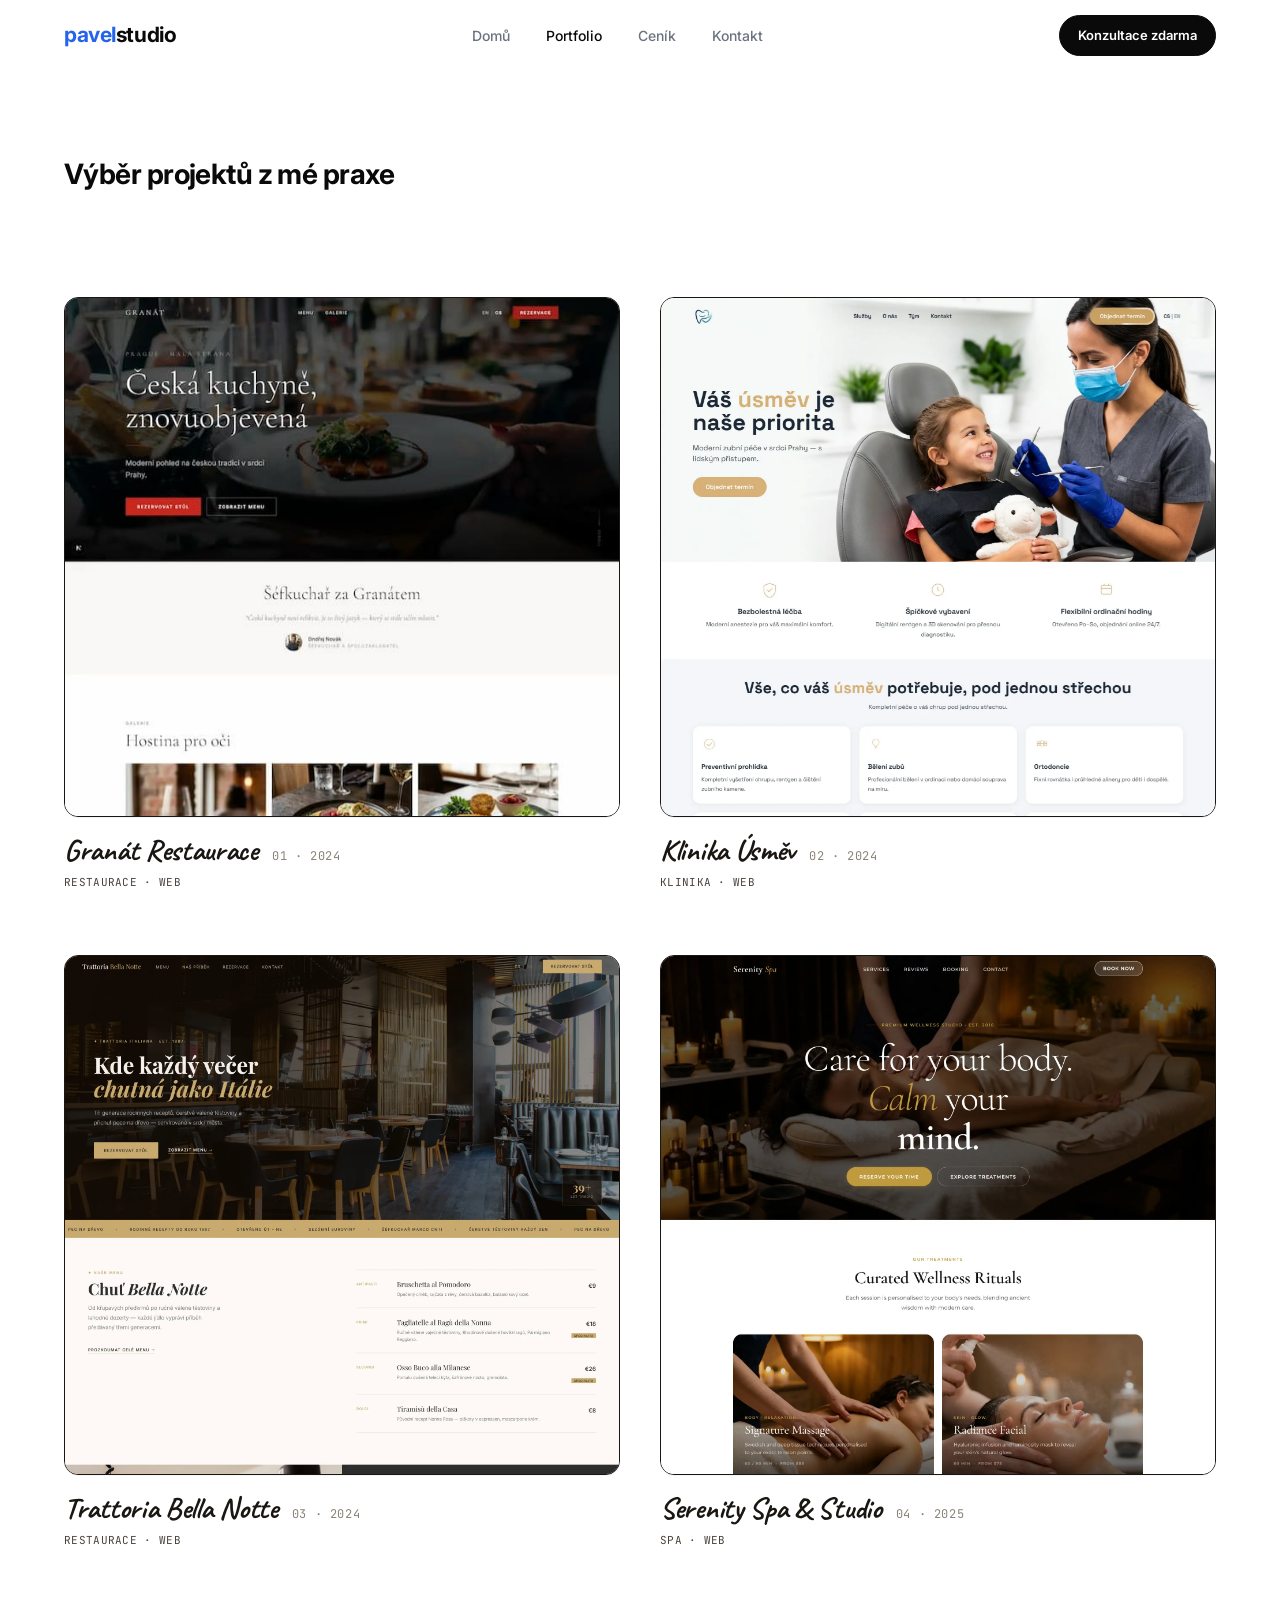
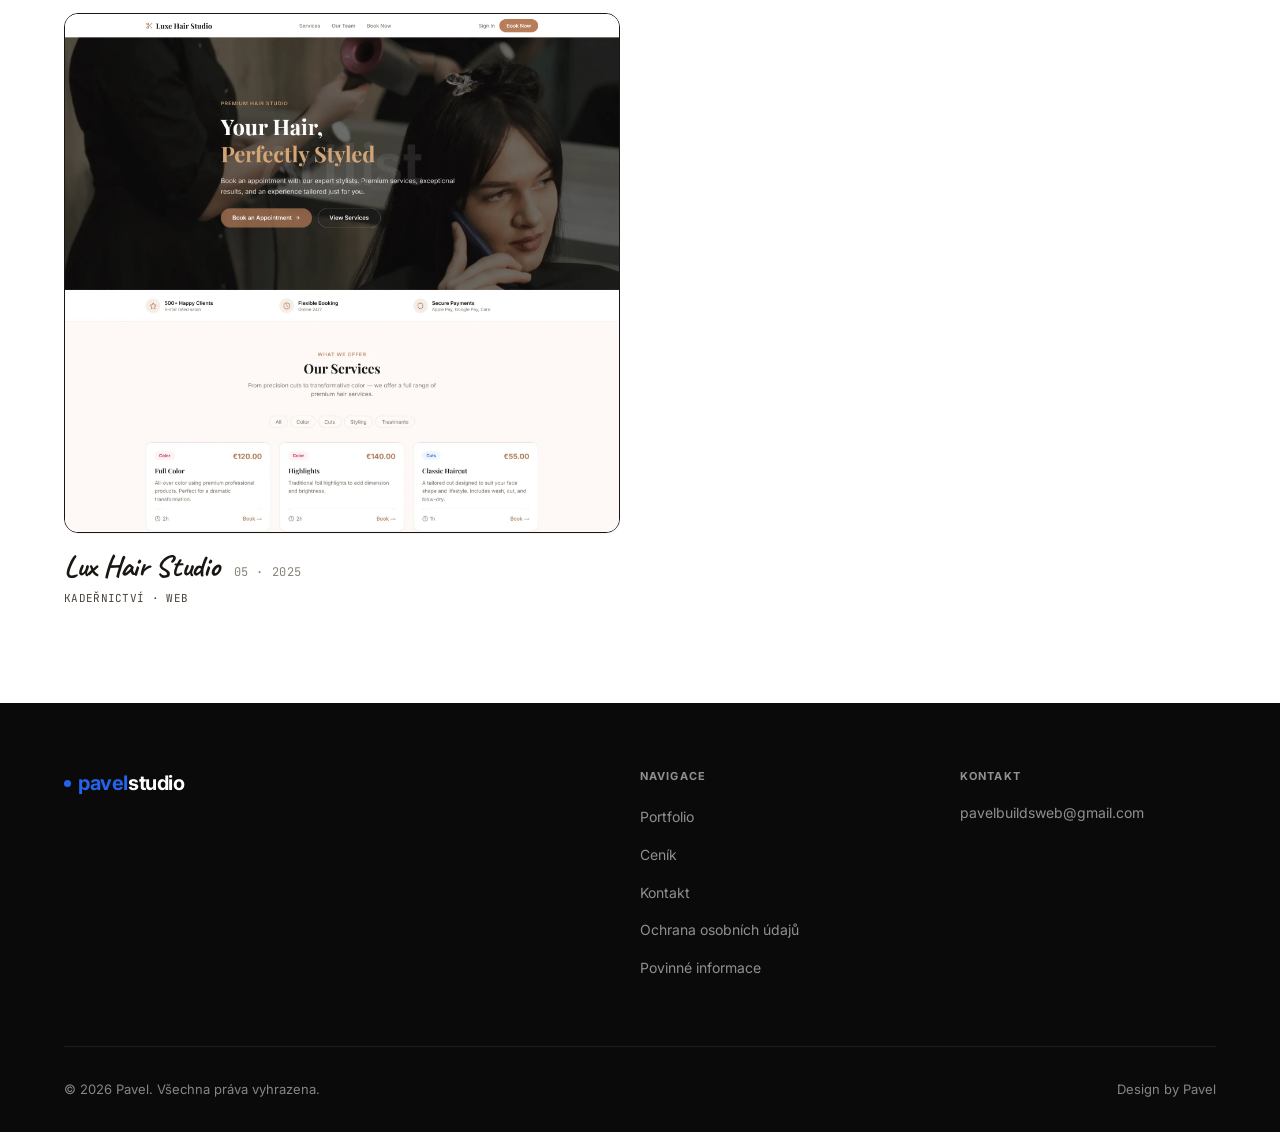
<file: portfolio.html>
﻿<!doctype html>
<html lang="cs">
<head>
  <meta charset="utf-8" />
  <meta name="viewport" content="width=device-width, initial-scale=1" />
  <title>Portfolio | Pavel — webař na volné noze</title>
  <meta name="description" content="Vybrané projekty — weby na míru pro české firmy a živnostníky." />
  <link rel="canonical" href="https://www.studiopavel.cz/portfolio.html" />

  <meta property="og:type"         content="website" />
  <meta property="og:site_name"    content="Pavel — webař na volné noze" />
  <meta property="og:title"        content="Portfolio — weby na míru | Pavel" />
  <meta property="og:description"  content="Vybrané projekty — weby na míru pro české firmy a živnostníky." />
  <meta property="og:url"          content="https://www.studiopavel.cz/portfolio.html" />
  <meta property="og:image"        content="https://www.studiopavel.cz/images/og-cover.jpg" />
  <meta property="og:image:width"  content="1200" />
  <meta property="og:image:height" content="630" />
  <meta property="og:locale"       content="cs_CZ" />

  <meta name="twitter:card"        content="summary_large_image" />
  <meta name="twitter:title"       content="Portfolio — weby na míru | Pavel" />
  <meta name="twitter:description" content="Vybrané projekty — weby na míru pro české firmy a živnostníky." />
  <meta name="twitter:image"       content="https://www.studiopavel.cz/images/og-cover.jpg" />

  <script type="application/ld+json">
  {
    "@context": "https://schema.org",
    "@type": "BreadcrumbList",
    "itemListElement": [
      { "@type": "ListItem", "position": 1, "name": "Domů",      "item": "https://www.studiopavel.cz/" },
      { "@type": "ListItem", "position": 2, "name": "Portfolio", "item": "https://www.studiopavel.cz/portfolio.html" }
    ]
  }
  </script>

  <link rel="icon" href="/favicon.svg" type="image/svg+xml" />
  <link rel="preconnect" href="https://fonts.bunny.net" crossorigin />
  <link rel="preconnect" href="https://fonts.bunny.net" />
  <link rel="preload" href="https://fonts.bunny.net/css2?family=Caveat:wght@500;700&family=Inter:wght@400;500;600;700&family=JetBrains+Mono:wght@400;500&display=swap"
        as="style" />
  <noscript><link rel="stylesheet" href="https://fonts.bunny.net/css2?family=Caveat:wght@500;700&family=Inter:wght@400;500;600;700&family=JetBrains+Mono:wght@400;500&display=swap" /></noscript>

  <link rel="stylesheet" href="/css/tokens.css?v=8" />
  <link rel="stylesheet" href="/css/base.css?v=8" />
  <link rel="stylesheet" href="/css/components.css?v=13" />

  <style>
    /* ── Page overrides ─────────────────────────────────────── */
    body { background: #fff; }

    /* ── Portfolio tokens ───────────────────────────────────── */
    :root {
      --ink:        #1a1612;
      --ink-2:      #4a423a;
      --ink-3:      #8a8378;
      --paper:      #ffffff;
      --paper-2:    #f0f2f5;
      --paper-3:    #e2e5ea;
      --por-accent: #e85d3b;
      --mono:       "JetBrains Mono", ui-monospace, monospace;
      --frame-radius: 14px;
      --card-h:       520px;
      --scroll-duration: 14s;
    }

    /* ── Page layout ────────────────────────────────────────── */
    .por-page {
      max-width: 1280px;
      margin: 0 auto;
      padding: calc(var(--nav-height) + 48px) 64px 96px;
    }

    /* ── Intro header ───────────────────────────────────────── */
    .por-intro {
      padding: 40px 0 44px;
      margin-bottom: 64px;
    }
    .por-intro h1 {
      font-size: clamp(20px, 2.2vw, 28px);
      font-weight: 700;
      letter-spacing: -0.02em;
      color: var(--color-ink);
      margin: 0;
    }

    /* ── Project grid ───────────────────────────────────────── */
    .por-grid {
      display: grid;
      grid-template-columns: repeat(2, 1fr);
      gap: 64px 40px;
    }

    /* ── Card ───────────────────────────────────────────────── */
    .por-card { display: flex; flex-direction: column; gap: 18px; }

    .por-frame {
      position: relative;
      width: 100%;
      height: var(--card-h);
      border: 1px solid var(--ink);
      border-radius: var(--frame-radius);
      background: var(--paper);
      overflow: hidden;
      box-shadow: 0 1px 0 rgba(26,22,18,.04);
      transition: box-shadow .4s ease, transform .4s ease;
      transform: translateZ(0);
      contain: layout paint;
    }
    .por-card:hover .por-frame {
      box-shadow: 0 18px 40px -18px rgba(26,22,18,.35);
      transform: translateY(-2px);
    }

    /* Browser chrome */
    .por-chrome {
      position: absolute; inset: 0 0 auto 0;
      height: 32px;
      display: flex; align-items: center; gap: 6px;
      padding: 0 12px;
      border-bottom: 1px solid var(--paper-3);
      background: var(--paper);
      z-index: 4;
    }
    .por-chrome .dot {
      width: 8px; height: 8px; border-radius: 50%;
      border: 1px solid var(--ink-3); flex-shrink: 0;
    }
    .por-chrome .url {
      flex: 1; margin-left: 6px;
      font-family: var(--mono); font-size: 10.5px;
      color: var(--ink-3); letter-spacing: 0.3px;
      white-space: nowrap; overflow: hidden; text-overflow: ellipsis;
    }
    @keyframes por-pulse {
      0%   { box-shadow: 0 0 0 0 rgba(232,93,59,.6); }
      100% { box-shadow: 0 0 0 8px rgba(232,93,59,0); }
    }

    /* Viewport */
    .por-viewport { position: absolute; inset: 0; overflow: hidden; }

    /* Cover */
    .por-cover { display: none; }

    .por-cover--paper { background: var(--paper-2); color: var(--ink); }
    .por-cover--paper::before {
      content: ""; position: absolute; inset: 0;
      background: radial-gradient(120% 70% at 90% -10%, rgba(26,22,18,.10), transparent 60%);
      pointer-events: none;
    }
    .por-cover--dark { background: #1a1612; color: var(--paper); }
    .por-cover--dark::before {
      content: ""; position: absolute; inset: 0;
      background: radial-gradient(120% 80% at 80% 110%, rgba(232,93,59,.4), transparent 60%);
      pointer-events: none;
    }
    .por-cover--accent { background: var(--por-accent); color: var(--paper); }
    .por-cover--accent::before {
      content: ""; position: absolute; inset: 0;
      background: radial-gradient(140% 80% at 20% -20%, rgba(255,255,255,.25), transparent 55%);
      pointer-events: none;
    }

    .por-cover__label {
      position: absolute; top: 22px; left: 22px; right: 22px;
      font-family: "Caveat", cursive; font-weight: 700;
      font-size: 56px; line-height: 0.9; letter-spacing: -0.5px;
      opacity: 0.88;
    }
    .por-cover__tag {
      font-family: var(--mono); font-size: 10px;
      letter-spacing: 0.6px; text-transform: uppercase;
      background: var(--paper); color: var(--ink);
      padding: 5px 9px; border: 1px solid var(--ink); border-radius: 999px;
      position: relative; z-index: 1;
    }

    /* Scroll layer */
    @keyframes por-scroll-anim {
      from { transform: translate3d(0,0,0); }
      to   { transform: translate3d(0,calc(-100% + var(--card-h)),0); }
    }
    .por-scroll {
      position: absolute; inset: 0 0 auto 0;
      transform: translate3d(0,0,0);
      transition: transform .6s ease;
      will-change: transform;
      backface-visibility: hidden;
      -webkit-backface-visibility: hidden;
    }
    .por-scroll.is-scrolling {
      animation: por-scroll-anim var(--scroll-duration) linear forwards;
      transition: none;
    }
    .por-scroll.is-paused {
      animation-play-state: paused;
    }

    /* Pause / play indicator */
    .por-frame { cursor: pointer; }
    .por-play-icon {
      position: absolute;
      top: 50%; left: 50%;
      transform: translate(-50%,-50%) scale(.8);
      width: 44px; height: 44px;
      border-radius: 50%;
      background: rgba(0,0,0,.45);
      backdrop-filter: blur(4px);
      -webkit-backdrop-filter: blur(4px);
      display: flex; align-items: center; justify-content: center;
      opacity: 0;
      transition: opacity .15s, transform .15s;
      pointer-events: none;
      z-index: 10;
    }
    .por-play-icon svg { fill: #fff; width: 16px; height: 16px; }
    .por-card.is-anim-paused .por-play-icon { opacity: 1; transform: translate(-50%,-50%) scale(1); }
    @keyframes por-icon-flash {
      0%   { opacity: 0; transform: translate(-50%,-50%) scale(.75); }
      12%  { opacity: 1; transform: translate(-50%,-50%) scale(1); }
      65%  { opacity: 1; transform: translate(-50%,-50%) scale(1); }
      100% { opacity: 0; transform: translate(-50%,-50%) scale(.75); }
    }
    .por-card.is-icon-flashing .por-play-icon {
      animation: por-icon-flash 1.8s ease;
      transition: none;
    }

    /* Faux screenshot */
    .ps-section {
      width: 100%; border-bottom: 1px solid #e2e5ea;
      padding: 24px 22px; display: flex; flex-direction: column; gap: 10px;
      background: #fff;
    }
    .ps-section--dark  { background: #1a1612; border-bottom-color: #2e2a26; }
    .ps-section--accent { background: var(--por-accent); border-bottom-color: #c94e2e; }
    .ps-bar { height: 10px; border-radius: 2px; background: #e2e5ea; }
    .ps-section--dark  .ps-bar { background: rgba(255,255,255,.12); }
    .ps-section--accent .ps-bar { background: rgba(255,255,255,.3); }
    .ps-bar.short { width: 38%; }
    .ps-bar.med   { width: 62%; }
    .ps-bar.wide  { width: 88%; }
    .ps-bar.full  { width: 100%; }
    .ps-bar.tall  { height: 32px; }
    .ps-bar.xxl   { height: 72px; }
    .ps-row { display: flex; gap: 10px; }
    .ps-tile {
      flex: 1; aspect-ratio: 4/3; border-radius: 6px;
      background: repeating-linear-gradient(45deg, #f0f2f5 0 8px, #e2e5ea 8px 16px);
      border: 1px solid #e2e5ea;
    }
    .ps-section--dark .ps-tile {
      background: repeating-linear-gradient(45deg, #23201c 0 8px, #2e2a26 8px 16px);
      border-color: #3a3530;
    }
    .ps-hero {
      height: 200px; border-radius: 6px;
      background: repeating-linear-gradient(45deg, #f0f2f5 0 10px, #e2e5ea 10px 20px);
      border: 1px solid #e2e5ea;
    }

    /* Meta row */
    .por-meta { display: block; }
    .por-meta__title-row { display: flex; align-items: baseline; gap: 14px; flex-wrap: wrap; }
    .por-meta h3 {
      margin: 0; font-family: "Caveat", cursive; font-weight: 700;
      font-size: 30px; line-height: 1; color: var(--ink);
    }
    .por-meta__num { font-family: var(--mono); font-size: 12px; color: var(--ink-3); letter-spacing: 0.6px; }
    .por-meta__desc { margin: 6px 0 0; font-family: var(--mono); font-size: 11px; color: var(--ink-2); letter-spacing: 0.3px; text-transform: uppercase; }

    .por-visit {
      display: inline-flex; align-items: center; gap: 8px;
      padding: 10px 16px; border: 1px solid var(--ink); border-radius: 999px;
      background: var(--paper); color: var(--ink);
      font-family: var(--mono); font-size: 11px; letter-spacing: 0.6px; text-transform: uppercase;
      text-decoration: none; white-space: nowrap;
      transition: background .2s ease, color .2s ease, border-color .2s ease, transform .2s ease;
    }
    .por-visit:hover { background: var(--por-accent); border-color: var(--por-accent); color: var(--paper); transform: translateY(-1px); text-decoration: none; }
    .por-visit svg { width: 11px; height: 11px; flex-shrink: 0; }


    /* Responsive */
    @media (max-width: 900px) {
      .por-page { padding: calc(var(--nav-height) + 32px) 24px 64px; }
      .por-grid { grid-template-columns: 1fr; gap: 40px; }
      .por-intro { padding: 20px 0 20px; margin-bottom: 32px; }
    }
    @media (max-width: 600px) {
      :root { --card-h: min(55vw, 340px); }
      .por-page { padding: calc(var(--nav-height) + 20px) 16px 48px; }
      .por-grid { gap: 28px; }
      .por-intro { padding: 12px 0 12px; margin-bottom: 20px; }
      .por-meta h3 { font-size: 22px; }
      .por-meta__num { font-size: 11px; }
      .por-meta__desc { font-size: 10px; }
      .por-visit { padding: 8px 14px; font-size: 10px; }
    }
  </style>
</head>
<body>

  <a class="skip-link" href="#main-content">Přeskočit na obsah</a>

  <!-- ── NAV ──────────────────────────────────────────────────── -->
  <header class="site-header">
    <nav class="nav" aria-label="Hlavní navigace">
      <a href="/index.html" class="nav__logo" aria-label="pavelstudio — domovská stránka">
        <span class="nav__logo-text"><span class="nav__logo-pavel">pavel</span>studio</span>
      </a>
      <ul class="nav__links" role="list">
        <li><a href="/index.html"     class="nav__link">Domů</a></li>
        <li><a href="/portfolio.html" class="nav__link nav__link--active">Portfolio</a></li>
        <li><a href="/pricing.html"   class="nav__link">Ceník</a></li>
        <li><a href="/contact.html"   class="nav__link">Kontakt</a></li>
      </ul>
      <a href="/contact.html" class="btn btn--nav">Konzultace zdarma</a>
      <button class="nav__burger" aria-controls="mobile-menu" aria-expanded="false" aria-label="Otevřít menu">
        <span class="nav__burger-bar"></span>
        <span class="nav__burger-bar"></span>
        <span class="nav__burger-bar"></span>
      </button>
    </nav>
  </header>
  <div id="mobile-menu" class="nav__mobile" hidden>
    <ul role="list">
      <li><a href="/index.html"     class="nav__link">Domů</a></li>
      <li><a href="/portfolio.html" class="nav__link">Portfolio</a></li>
      <li><a href="/pricing.html"   class="nav__link">Ceník</a></li>
      <li><a href="/contact.html"   class="nav__link">Kontakt</a></li>
    </ul>
    <a href="/contact.html" class="btn">Konzultace zdarma</a>
  </div>

  <main id="main-content">
    <div class="por-page">

      <header class="por-intro">
        <h1>Výběr projektů z mé praxe</h1>
      </header>

      <div class="por-grid">

        <!-- Card 1 -->
        <article class="por-card" style="--scroll-duration:11s">
          <div class="por-frame">
            <div class="por-viewport">
              <div class="por-cover por-cover--paper">
                <span class="por-cover__label">Granát<br/>Restaurace</span>
                <span class="por-cover__tag">01 · Restaurace · Web</span>
              </div>
              <div class="por-scroll">
                <img src="/images/granat_restaurant_portofolio.jpg" alt="Ukázka webu Granát Restaurace" loading="lazy" style="width:100%;display:block;">
              </div>
            </div>
          </div>
          <div class="por-meta">
            <div>
              <div class="por-meta__title-row">
                <h3>Granát Restaurace</h3>
                <span class="por-meta__num">01 · 2024</span>
              </div>
              <p class="por-meta__desc">Restaurace · Web</p>
            </div>
          </div>
        </article>

        <!-- Card 2 -->
        <article class="por-card">
          <div class="por-frame">
            <div class="por-viewport">
              <div class="por-cover por-cover--dark">
                <span class="por-cover__label">Klinika<br/>Úsměv</span>
                <span class="por-cover__tag">02 · Klinika · Web</span>
              </div>
              <div class="por-scroll">
                <img src="/images/klinika_usmev_portfolio.webp" alt="Ukázka webu Klinika Úsměv" loading="lazy" style="width:100%;display:block;">
              </div>
            </div>
          </div>
          <div class="por-meta">
            <div>
              <div class="por-meta__title-row">
                <h3>Klinika Úsměv</h3>
                <span class="por-meta__num">02 · 2024</span>
              </div>
              <p class="por-meta__desc">Klinika · Web</p>
            </div>
          </div>
        </article>

        <!-- Card 3 -->
        <article class="por-card" style="--scroll-duration:6.5s">
          <div class="por-frame">
            <div class="por-viewport">
              <div class="por-cover por-cover--accent">
                <span class="por-cover__label">Trattoria<br/>Bella Notte</span>
                <span class="por-cover__tag">03 · Restaurace · Web</span>
              </div>
              <div class="por-scroll">
                <img src="/images/trattoria_bella_notte_porfolio.webp" alt="Ukázka webu Trattoria Bella Notte" loading="lazy" style="width:100%;display:block;">
              </div>
            </div>
          </div>
          <div class="por-meta">
            <div>
              <div class="por-meta__title-row">
                <h3>Trattoria Bella Notte</h3>
                <span class="por-meta__num">03 · 2024</span>
              </div>
              <p class="por-meta__desc">Restaurace · Web</p>
            </div>
          </div>
        </article>

        <!-- Card 4 -->
        <article class="por-card" style="--scroll-duration:15s">
          <div class="por-frame">
            <div class="por-viewport">
              <div class="por-cover por-cover--paper">
                <span class="por-cover__label">Serenity<br/>Spa & Studio</span>
                <span class="por-cover__tag">04 · Spa · Web</span>
              </div>
              <div class="por-scroll">
                <img src="/images/serenity_spa_studio_portfolio.webp" alt="Ukázka webu Serenity Spa & Studio" loading="lazy" style="width:100%;display:block;">
              </div>
            </div>
          </div>
          <div class="por-meta">
            <div>
              <div class="por-meta__title-row">
                <h3>Serenity Spa & Studio</h3>
                <span class="por-meta__num">04 · 2025</span>
              </div>
              <p class="por-meta__desc">Spa · Web</p>
            </div>
          </div>
        </article>

        <!-- Card 5 -->
        <article class="por-card" style="--scroll-duration:8s">
          <div class="por-frame">
            <div class="por-viewport">
              <div class="por-cover por-cover--dark">
                <span class="por-cover__label">Lux<br/>Hair Studio</span>
                <span class="por-cover__tag">05 · Kadeřnictví · Web</span>
              </div>
              <div class="por-scroll">
                <img src="/images/lux_hairstudio_portfolio.webp" alt="Ukázka webu Lux Hair Studio" loading="lazy" style="width:100%;display:block;">
              </div>
            </div>
          </div>
          <div class="por-meta">
            <div>
              <div class="por-meta__title-row">
                <h3>Lux Hair Studio</h3>
                <span class="por-meta__num">05 · 2025</span>
              </div>
              <p class="por-meta__desc">Kadeřnictví · Web</p>
            </div>
          </div>
        </article>

      </div><!-- /por-grid -->

    </div><!-- /por-page -->
  </main>

  <!-- ── FOOTER ─────────────────────────────────────────────── -->
  <footer class="site-footer">
    <div class="footer__inner">
      <div>
        <div class="footer__logo" aria-hidden="true"><span class="nav__logo-text"><span class="nav__logo-pavel">pavel</span>studio</span></div>
      </div>
      <nav aria-label="Navigace v patičce">
        <p class="footer__heading">Navigace</p>
        <ul class="footer__links" role="list">
          <li><a href="/portfolio.html">Portfolio</a></li>
          <li><a href="/pricing.html">Ceník</a></li>
          <li><a href="/contact.html">Kontakt</a></li>
          <li><a href="/privacy.html">Ochrana osobních údajů</a></li>
          <li><a href="/legal.html">Povinné informace</a></li>
        </ul>
      </nav>
      <div>
        <p class="footer__heading">Kontakt</p>
        <a href="mailto:pavelbuildsweb@gmail.com" class="footer__email">pavelbuildsweb@gmail.com</a>
      </div>
    </div>
    <div class="footer__bottom">
      <small>&copy; <span id="footer-year"></span> Pavel. Všechna práva vyhrazena.</small>
      <small class="footer__credit">Design by Pavel</small>
    </div>
  </footer>
  <script src="/js/fonts.js" defer></script>
  <script src="/js/portfolio.js" defer></script>
  <script src="/js/nav.js" defer></script>
  <script src="/js/anim.js" defer></script>

</body>
</html>
</file>
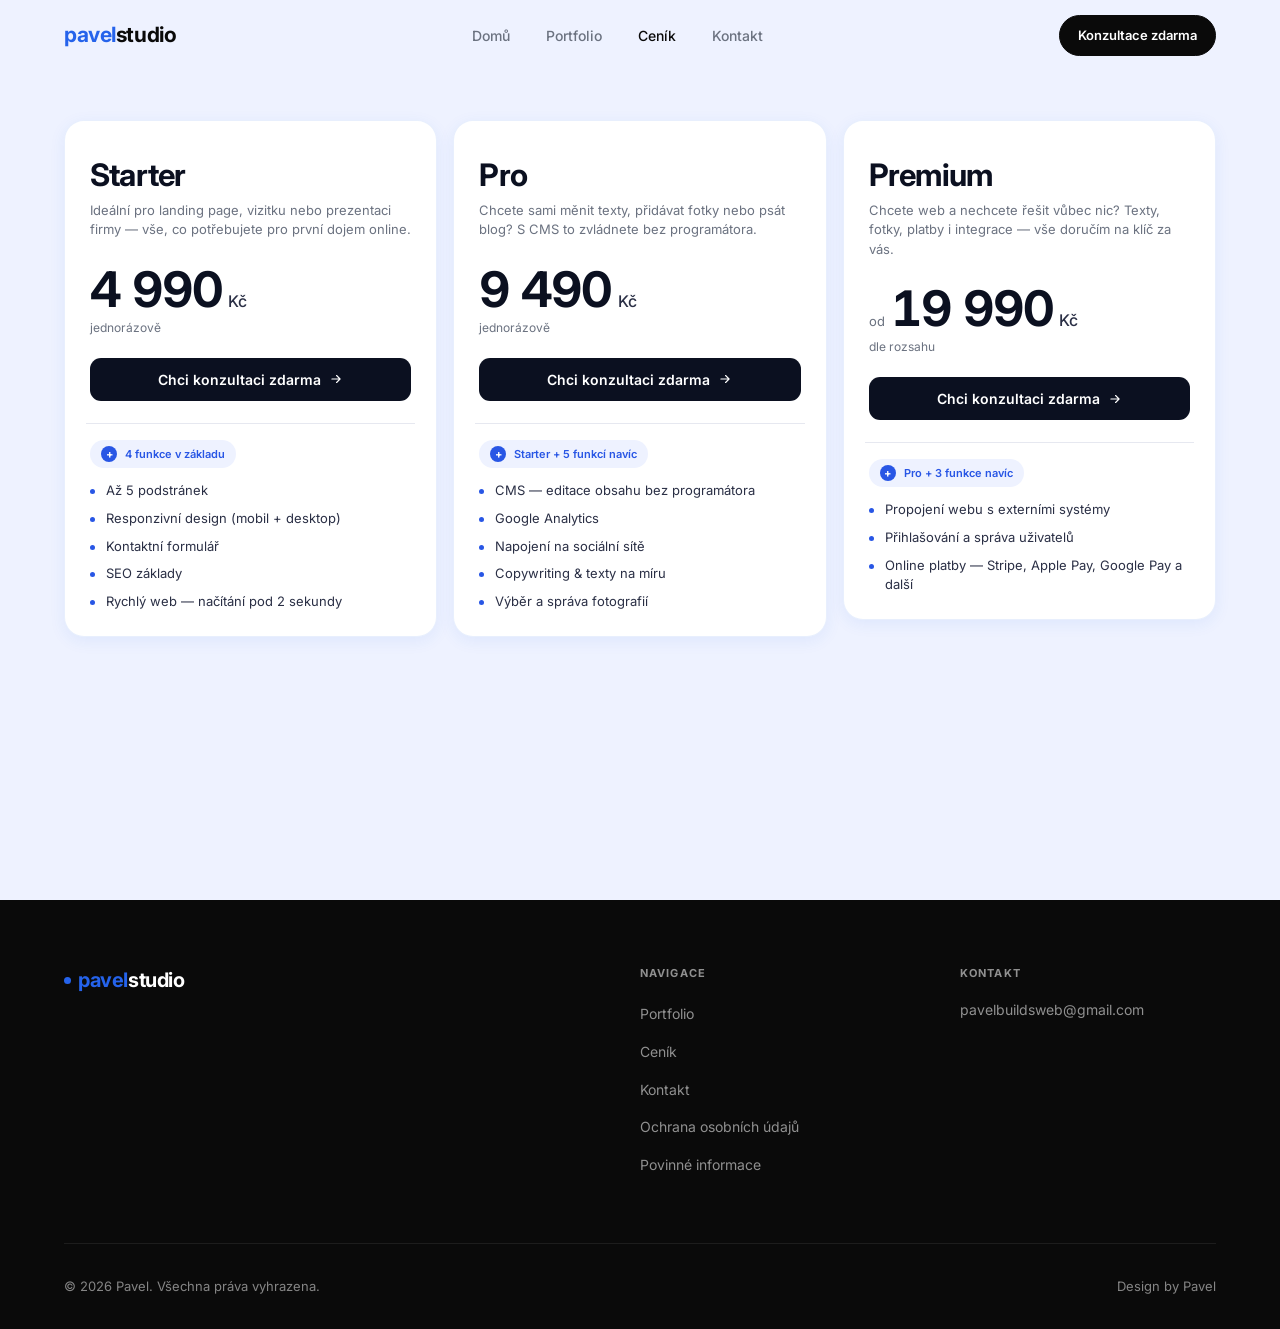
<file: pricing.html>
﻿<!doctype html>
<html lang="cs">
<head>
  <meta charset="utf-8" />
  <meta name="viewport" content="width=device-width, initial-scale=1" />

  <title>Ceník — tvorba webů na míru | Pavel — webař na volné noze</title>
  <meta name="description" content="Orientační ceny tvorby webových stránek. Starter od 4 990 Kč, Pro od 9 490 Kč, Premium od 19 990 Kč. Každý projekt řeším individuálně." />
  <link rel="canonical" href="https://www.studiopavel.cz/pricing.html" />

  <meta property="og:type"         content="website" />
  <meta property="og:site_name"    content="Pavel — webař na volné noze" />
  <meta property="og:title"        content="Ceník — tvorba webů na míru | Pavel" />
  <meta property="og:description"  content="Orientační ceny tvorby webových stránek. Starter od 4 990 Kč, Pro od 9 490 Kč, Premium od 19 990 Kč." />
  <meta property="og:url"          content="https://www.studiopavel.cz/pricing.html" />
  <meta property="og:image"        content="https://www.studiopavel.cz/images/og-cover.jpg" />
  <meta property="og:image:width"  content="1200" />
  <meta property="og:image:height" content="630" />
  <meta property="og:locale"       content="cs_CZ" />

  <meta name="twitter:card"        content="summary_large_image" />
  <meta name="twitter:title"       content="Ceník — tvorba webů na míru | Pavel" />
  <meta name="twitter:description" content="Orientační ceny tvorby webových stránek. Starter od 4 990 Kč, Pro od 9 490 Kč, Premium od 19 990 Kč." />
  <meta name="twitter:image"       content="https://www.studiopavel.cz/images/og-cover.jpg" />

  <script type="application/ld+json">
  {
    "@context": "https://schema.org",
    "@type": "BreadcrumbList",
    "itemListElement": [
      { "@type": "ListItem", "position": 1, "name": "Domů",  "item": "https://www.studiopavel.cz/" },
      { "@type": "ListItem", "position": 2, "name": "Ceník", "item": "https://www.studiopavel.cz/pricing.html" }
    ]
  }
  </script>

  <link rel="icon" href="/favicon.svg" type="image/svg+xml" />
  <link rel="preconnect" href="https://fonts.bunny.net" crossorigin />
  <link rel="preconnect" href="https://fonts.bunny.net" />
  <link rel="preload" href="https://fonts.bunny.net/css2?family=Caveat:wght@500;700&family=Inter:wght@400;500;600;700&family=JetBrains+Mono:wght@500&display=swap"
        as="style" />
  <noscript><link rel="stylesheet" href="https://fonts.bunny.net/css2?family=Caveat:wght@500;700&family=Inter:wght@400;500;600;700&family=JetBrains+Mono:wght@500&display=swap" /></noscript>

  <link rel="stylesheet" href="/css/tokens.css?v=8" />
  <link rel="stylesheet" href="/css/base.css?v=8" />
  <link rel="stylesheet" href="/css/components.css?v=13" />
</head>
<body>

  <a class="skip-link" href="#main-content">Přeskočit na obsah</a>

  <header class="site-header">
    <nav class="nav" aria-label="Hlavní navigace">
      <a href="/index.html" class="nav__logo" aria-label="pavelstudio — domovská stránka">
        <span class="nav__logo-text"><span class="nav__logo-pavel">pavel</span>studio</span>
      </a>
      <ul class="nav__links" role="list">
        <li><a href="/index.html"     class="nav__link">Domů</a></li>
        <li><a href="/portfolio.html" class="nav__link">Portfolio</a></li>
        <li><a href="/pricing.html"   class="nav__link nav__link--active">Ceník</a></li>
        <li><a href="/contact.html"   class="nav__link">Kontakt</a></li>
      </ul>
      <a href="/contact.html" class="btn btn--nav">Konzultace zdarma</a>
      <button class="nav__burger" aria-controls="mobile-menu" aria-expanded="false" aria-label="Otevřít menu">
        <span class="nav__burger-bar"></span>
        <span class="nav__burger-bar"></span>
        <span class="nav__burger-bar"></span>
      </button>
    </nav>
  </header>
  <div id="mobile-menu" class="nav__mobile" hidden>
    <ul role="list">
      <li><a href="/index.html"     class="nav__link">Domů</a></li>
      <li><a href="/portfolio.html" class="nav__link">Portfolio</a></li>
      <li><a href="/pricing.html"   class="nav__link">Ceník</a></li>
      <li><a href="/contact.html"   class="nav__link">Kontakt</a></li>
    </ul>
    <a href="/contact.html" class="btn">Konzultace zdarma</a>
  </div>

  <main id="main-content">

    <section class="prices-section" aria-label="Ceník">
      <div class="prices-inner">
        <div class="pc-grid">

          <!-- Starter -->
          <div class="pc-card">
            <h2 class="pc-tier">Starter</h2>
            <p class="pc-desc">Ideální pro landing page, vizitku nebo prezentaci firmy — vše, co potřebujete pro první dojem online.</p>
            <div class="pc-price-row">
              <span class="pc-price-num">4&nbsp;990</span>
              <span class="pc-price-unit">Kč</span>
            </div>
            <p class="pc-price-qual">jednorázově</p>
            <a href="/contact.html" class="pc-cta">
              Chci konzultaci zdarma
              <svg class="pc-cta-arrow" width="14" height="14" viewBox="0 0 24 24" fill="none" aria-hidden="true"><path d="M5 12h14M13 6l6 6-6 6" stroke="currentColor" stroke-width="2" stroke-linecap="round" stroke-linejoin="round"/></svg>
            </a>
            <div class="pc-divider" aria-hidden="true"></div>
            <div class="pc-delta">
              <span class="pc-delta-plus" aria-hidden="true">+</span>
              4 funkce v základu
            </div>
            <ul class="pc-features">
              <li><span class="pc-dot" aria-hidden="true"></span><span>Až 5 podstránek</span></li>
              <li><span class="pc-dot" aria-hidden="true"></span><span>Responzivní design (mobil + desktop)</span></li>
              <li><span class="pc-dot" aria-hidden="true"></span><span>Kontaktní formulář</span></li>
              <li><span class="pc-dot" aria-hidden="true"></span><span>SEO základy</span></li>
              <li><span class="pc-dot" aria-hidden="true"></span><span>Rychlý web — načítání pod 2 sekundy</span></li>
            </ul>
          </div>

          <!-- Pro -->
          <div class="pc-card">
            <h2 class="pc-tier">Pro</h2>
            <p class="pc-desc">Chcete sami měnit texty, přidávat fotky nebo psát blog? S CMS to zvládnete bez programátora.</p>
            <div class="pc-price-row">
              <span class="pc-price-num">9&nbsp;490</span>
              <span class="pc-price-unit">Kč</span>
            </div>
            <p class="pc-price-qual">jednorázově</p>
            <a href="/contact.html" class="pc-cta">
              Chci konzultaci zdarma
              <svg class="pc-cta-arrow" width="14" height="14" viewBox="0 0 24 24" fill="none" aria-hidden="true"><path d="M5 12h14M13 6l6 6-6 6" stroke="currentColor" stroke-width="2" stroke-linecap="round" stroke-linejoin="round"/></svg>
            </a>
            <div class="pc-divider" aria-hidden="true"></div>
            <div class="pc-delta">
              <span class="pc-delta-plus" aria-hidden="true">+</span>
              Starter + 5 funkcí navíc
            </div>
            <ul class="pc-features">
              <li><span class="pc-dot" aria-hidden="true"></span><span>CMS — editace obsahu bez programátora</span></li>
              <li><span class="pc-dot" aria-hidden="true"></span><span>Google Analytics</span></li>
              <li><span class="pc-dot" aria-hidden="true"></span><span>Napojení na sociální sítě</span></li>
              <li><span class="pc-dot" aria-hidden="true"></span><span>Copywriting &amp; texty na míru</span></li>
              <li><span class="pc-dot" aria-hidden="true"></span><span>Výběr a správa fotografií</span></li>
            </ul>
          </div>

          <!-- Premium -->
          <div class="pc-card">
            <h2 class="pc-tier">Premium</h2>
            <p class="pc-desc">Chcete web a nechcete řešit vůbec nic? Texty, fotky, platby i integrace — vše doručím na klíč za vás.</p>
            <div class="pc-price-row">
              <span class="pc-price-od">od</span>
              <span class="pc-price-num">19&nbsp;990</span>
              <span class="pc-price-unit">Kč</span>
            </div>
            <p class="pc-price-qual">dle rozsahu</p>
            <a href="/contact.html" class="pc-cta">
              Chci konzultaci zdarma
              <svg class="pc-cta-arrow" width="14" height="14" viewBox="0 0 24 24" fill="none" aria-hidden="true"><path d="M5 12h14M13 6l6 6-6 6" stroke="currentColor" stroke-width="2" stroke-linecap="round" stroke-linejoin="round"/></svg>
            </a>
            <div class="pc-divider" aria-hidden="true"></div>
            <div class="pc-delta">
              <span class="pc-delta-plus" aria-hidden="true">+</span>
              Pro + 3 funkce navíc
            </div>
            <ul class="pc-features">
              <li><span class="pc-dot" aria-hidden="true"></span><span>Propojení webu s externími systémy</span></li>
              <li><span class="pc-dot" aria-hidden="true"></span><span>Přihlašování a správa uživatelů</span></li>
              <li><span class="pc-dot" aria-hidden="true"></span><span>Online platby — Stripe, Apple Pay, Google Pay a další</span></li>
            </ul>
          </div>

        </div>
      </div>
    </section>

  </main>

  <footer class="site-footer">
    <div class="footer__inner">
      <div>
        <div class="footer__logo" aria-hidden="true"><span class="nav__logo-text"><span class="nav__logo-pavel">pavel</span>studio</span></div>
      </div>
      <nav aria-label="Navigace v patičce">
        <p class="footer__heading">Navigace</p>
        <ul class="footer__links" role="list">
          <li><a href="/portfolio.html">Portfolio</a></li>
          <li><a href="/pricing.html">Ceník</a></li>
          <li><a href="/contact.html">Kontakt</a></li>
          <li><a href="/privacy.html">Ochrana osobních údajů</a></li>
          <li><a href="/legal.html">Povinné informace</a></li>
        </ul>
      </nav>
      <div>
        <p class="footer__heading">Kontakt</p>
        <a href="mailto:pavelbuildsweb@gmail.com" class="footer__email">pavelbuildsweb@gmail.com</a>
      </div>
    </div>
    <div class="footer__bottom">
      <small>&copy; <span id="footer-year"></span> Pavel. Všechna práva vyhrazena.</small>
      <small class="footer__credit">Design by Pavel</small>
    </div>
  </footer>
  <script src="/js/fonts.js" defer></script>
  <script src="/js/nav.js" defer></script>
  <script src="/js/anim.js" defer></script>
</body>
</html>
</file>
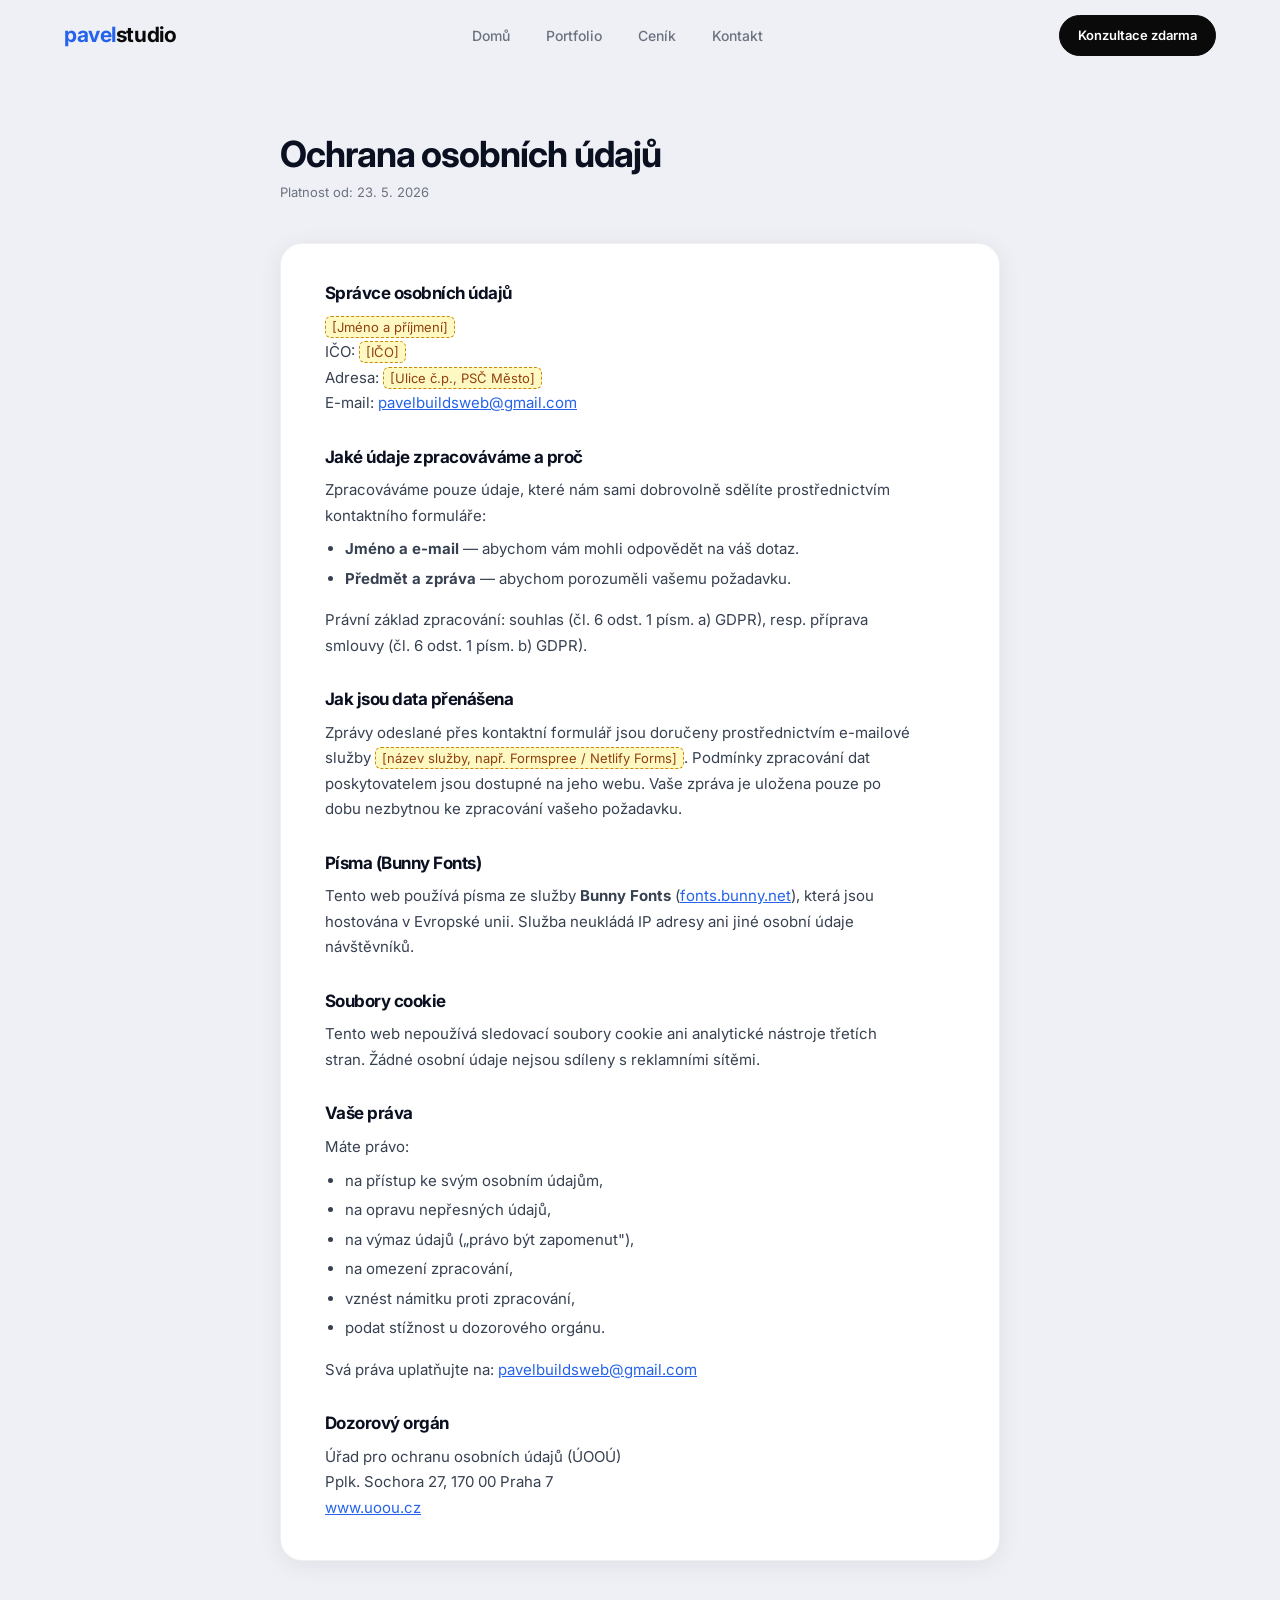
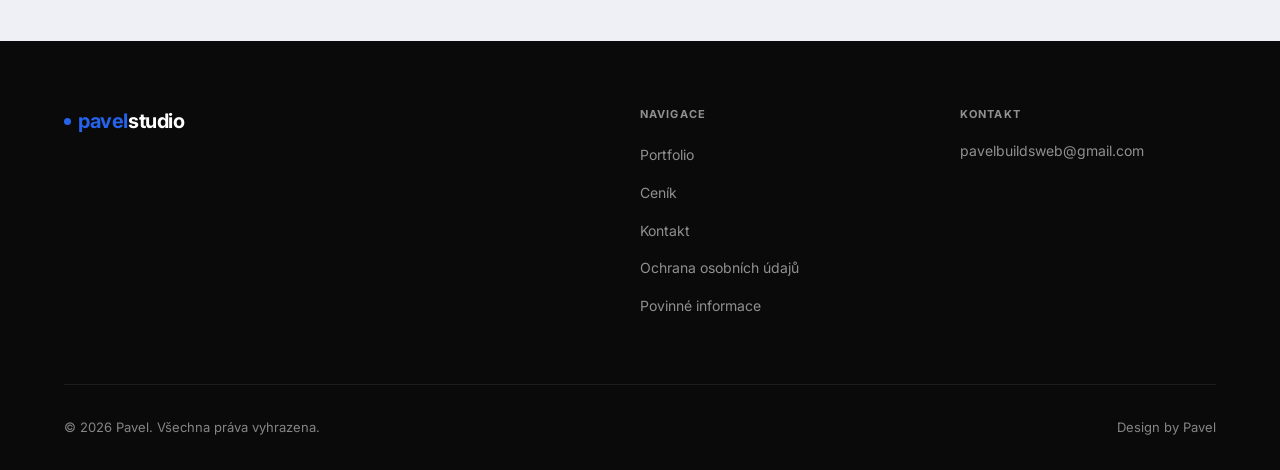
<file: privacy.html>
﻿<!doctype html>
<html lang="cs">
<head>
  <meta charset="utf-8" />
  <meta name="viewport" content="width=device-width, initial-scale=1" />

  <title>Ochrana osobních údajů | Pavel — webař na volné noze</title>
  <meta name="description" content="Zásady ochrany osobních údajů — jak zpracováváme vaše osobní údaje při kontaktu přes tento web." />
  <link rel="canonical" href="https://www.studiopavel.cz/privacy.html" />
  <meta name="robots" content="noindex" />

  <link rel="icon" href="/favicon.svg" type="image/svg+xml" />
  <link rel="preconnect" href="https://fonts.bunny.net" crossorigin />
  <link rel="preconnect" href="https://fonts.bunny.net" />
  <link rel="preload" href="https://fonts.bunny.net/css2?family=Caveat:wght@500;700&family=Inter:wght@400;500;600;700&display=swap"
        as="style" />
  <noscript><link rel="stylesheet" href="https://fonts.bunny.net/css2?family=Caveat:wght@500;700&family=Inter:wght@400;500;600;700&display=swap" /></noscript>

  <link rel="stylesheet" href="/css/tokens.css?v=8" />
  <link rel="stylesheet" href="/css/base.css?v=8" />
  <link rel="stylesheet" href="/css/components.css?v=13" />
</head>
<body>

  <a class="skip-link" href="#main-content">Přeskočit na obsah</a>

  <header class="site-header">
    <nav class="nav" aria-label="Hlavní navigace">
      <a href="/index.html" class="nav__logo" aria-label="pavelstudio — domovská stránka">
        <span class="nav__logo-text"><span class="nav__logo-pavel">pavel</span>studio</span>
      </a>
      <ul class="nav__links" role="list">
        <li><a href="/index.html"     class="nav__link">Domů</a></li>
        <li><a href="/portfolio.html" class="nav__link">Portfolio</a></li>
        <li><a href="/pricing.html"   class="nav__link">Ceník</a></li>
        <li><a href="/contact.html"   class="nav__link">Kontakt</a></li>
      </ul>
      <a href="/contact.html" class="btn btn--nav">Konzultace zdarma</a>
      <button class="nav__burger" aria-controls="mobile-menu" aria-expanded="false" aria-label="Otevřít menu">
        <span class="nav__burger-bar"></span>
        <span class="nav__burger-bar"></span>
        <span class="nav__burger-bar"></span>
      </button>
    </nav>
  </header>
  <div id="mobile-menu" class="nav__mobile" hidden>
    <ul role="list">
      <li><a href="/index.html"     class="nav__link">Domů</a></li>
      <li><a href="/portfolio.html" class="nav__link">Portfolio</a></li>
      <li><a href="/pricing.html"   class="nav__link">Ceník</a></li>
      <li><a href="/contact.html"   class="nav__link">Kontakt</a></li>
    </ul>
    <a href="/contact.html" class="btn">Konzultace zdarma</a>
  </div>

  <main id="main-content">
    <section class="legal-section" aria-labelledby="privacy-heading">
      <div class="legal-inner">
        <h1 id="privacy-heading">Ochrana osobních údajů</h1>
        <p class="legal-updated">Platnost od: 23. 5. 2026</p>
        <div class="legal-card">

          <h2>Správce osobních údajů</h2>
          <p>
            <span class="legal-placeholder">[Jméno a příjmení]</span><br />
            IČO: <span class="legal-placeholder">[IČO]</span><br />
            Adresa: <span class="legal-placeholder">[Ulice č.p., PSČ Město]</span><br />
            E-mail: <a href="mailto:pavelbuildsweb@gmail.com">pavelbuildsweb@gmail.com</a>
          </p>

          <h2>Jaké údaje zpracováváme a proč</h2>
          <p>Zpracováváme pouze údaje, které nám sami dobrovolně sdělíte prostřednictvím kontaktního formuláře:</p>
          <ul>
            <li><strong>Jméno a e-mail</strong> — abychom vám mohli odpovědět na váš dotaz.</li>
            <li><strong>Předmět a zpráva</strong> — abychom porozuměli vašemu požadavku.</li>
          </ul>
          <p>Právní základ zpracování: souhlas (čl. 6 odst. 1 písm. a) GDPR), resp. příprava smlouvy (čl. 6 odst. 1 písm. b) GDPR).</p>

          <h2>Jak jsou data přenášena</h2>
          <p>
            Zprávy odeslané přes kontaktní formulář jsou doručeny prostřednictvím e-mailové služby
            <span class="legal-placeholder">[název služby, např. Formspree / Netlify Forms]</span>.
            Podmínky zpracování dat poskytovatelem jsou dostupné na jeho webu. Vaše zpráva je uložena pouze po dobu
            nezbytnou ke zpracování vašeho požadavku.
          </p>

          <h2>Písma (Bunny Fonts)</h2>
          <p>
            Tento web používá písma ze služby <strong>Bunny Fonts</strong> (<a href="https://fonts.bunny.net" target="_blank" rel="noopener">fonts.bunny.net</a>),
            která jsou hostována v Evropské unii. Služba neukládá IP adresy ani jiné osobní údaje návštěvníků.
          </p>

          <h2>Soubory cookie</h2>
          <p>
            Tento web nepoužívá sledovací soubory cookie ani analytické nástroje třetích stran.
            Žádné osobní údaje nejsou sdíleny s reklamními sítěmi.
          </p>

          <h2>Vaše práva</h2>
          <p>Máte právo:</p>
          <ul>
            <li>na přístup ke svým osobním údajům,</li>
            <li>na opravu nepřesných údajů,</li>
            <li>na výmaz údajů („právo být zapomenut"),</li>
            <li>na omezení zpracování,</li>
            <li>vznést námitku proti zpracování,</li>
            <li>podat stížnost u dozorového orgánu.</li>
          </ul>
          <p>Svá práva uplatňujte na: <a href="mailto:pavelbuildsweb@gmail.com">pavelbuildsweb@gmail.com</a></p>

          <h2>Dozorový orgán</h2>
          <p>
            Úřad pro ochranu osobních údajů (ÚOOÚ)<br />
            Pplk. Sochora 27, 170 00 Praha 7<br />
            <a href="https://www.uoou.cz" target="_blank" rel="noopener">www.uoou.cz</a>
          </p>

        </div>
      </div>
    </section>
  </main>

  <footer class="site-footer">
    <div class="footer__inner">
      <div>
        <div class="footer__logo" aria-hidden="true"><span class="nav__logo-text"><span class="nav__logo-pavel">pavel</span>studio</span></div>
      </div>
      <nav aria-label="Navigace v patičce">
        <p class="footer__heading">Navigace</p>
        <ul class="footer__links" role="list">
          <li><a href="/portfolio.html">Portfolio</a></li>
          <li><a href="/pricing.html">Ceník</a></li>
          <li><a href="/contact.html">Kontakt</a></li>
          <li><a href="/privacy.html">Ochrana osobních údajů</a></li>
          <li><a href="/legal.html">Povinné informace</a></li>
        </ul>
      </nav>
      <div>
        <p class="footer__heading">Kontakt</p>
        <a href="mailto:pavelbuildsweb@gmail.com" class="footer__email">pavelbuildsweb@gmail.com</a>
      </div>
    </div>
    <div class="footer__bottom">
      <small>&copy; <span id="footer-year"></span> Pavel. Všechna práva vyhrazena.</small>
      <small class="footer__credit">Design by Pavel</small>
    </div>
  </footer>
  <script src="/js/fonts.js" defer></script>
  <script src="/js/nav.js" defer></script>
</body>
</html>
</file>
<file: css/tokens.css>
:root {
  /* ── Palette ─────────────────────────────────────────────── */
  --color-bg:          #ffffff;
  --color-ink:         #0A0A0A;
  --color-muted:       #6B7280;
  --color-subtle:      #9CA3AF;
  --color-accent:      #2563EB;
  --color-accent-h:    #1D4ED8;
  --color-surface:     #F9FAFB;
  --color-surface-2:   #F3F4F6;
  --color-border:      rgba(0, 0, 0, 0.06);
  --color-border-md:   rgba(0, 0, 0, 0.10);

  /* ── Typography ─────────────────────────────────────────── */
  --font-sans: "Inter", system-ui, -apple-system, Segoe UI, sans-serif;
  --font-hand: "Caveat", "Kalam", cursive;

  /* ── Layout ─────────────────────────────────────────────── */
  --max-width:  1280px;
  --pad-x:      64px;
  --nav-height: 72px;

  /* ── Radius ──────────────────────────────────────────────── */
  --radius-sm:  6px;
  --radius-md:  10px;
  --radius-lg:  14px;
  --radius-xl:  18px;
  --radius-2xl: 24px;
  --radius-pill:999px;

  /* ── Spacing scale (8-base) ──────────────────────────────── */
  --s-1:   8px;
  --s-2:  16px;
  --s-3:  24px;
  --s-4:  32px;
  --s-6:  48px;
  --s-8:  64px;
  --s-12: 96px;
  --s-16: 128px;

  /* Legacy aliases (used by inner pages) */
  --space-xs:  8px;
  --space-sm:  8px;
  --space-md:  16px;
  --space-lg:  32px;
  --space-xl:  64px;
  --space-2xl: 96px;

  /* ── Shadows ─────────────────────────────────────────────── */
  --shadow-xs:   0 1px 3px rgba(0,0,0,.5),  0 1px 2px rgba(0,0,0,.3);
  --shadow-sm:   0 4px 12px rgba(0,0,0,.5), 0 1px 3px rgba(0,0,0,.3);
  --shadow-md:   0 8px 24px rgba(0,0,0,.6), 0 2px 6px rgba(0,0,0,.3);
  --shadow-lg:   0 16px 48px rgba(0,0,0,.7),0 4px 12px rgba(0,0,0,.4);
  --shadow-card: var(--shadow-sm);
  --shadow-hover:var(--shadow-md);

  /* ── Transitions ─────────────────────────────────────────── */
  --ease-out:        cubic-bezier(.16,1,.3,1);
  --transition-fast: 200ms var(--ease-out);
  --transition-mid:  400ms var(--ease-out);
  --transition-slow: 600ms var(--ease-out);
}

@media (max-width: 768px) {
  :root { --pad-x: 24px; }
}
</file>
<file: css/base.css>
/* ── Reset ─────────────────────────────────────────────────── */
*, *::before, *::after { box-sizing: border-box; margin: 0; padding: 0; }

/* ── Root ──────────────────────────────────────────────────── */
html { scroll-behavior: smooth; }
body {
  background: var(--color-bg);
  color: var(--color-ink);
  font-family: var(--font-sans);
  font-size: 18px;
  line-height: 1.65;
  -webkit-font-smoothing: antialiased;
  -moz-osx-font-smoothing: grayscale;
}

/* ── Skip link ─────────────────────────────────────────────── */
.skip-link {
  position: absolute;
  top: 0; left: var(--s-2);
  z-index: 9999;
  padding: var(--s-1) var(--s-4);
  background: var(--color-ink);
  color: #fff;
  font-size: 14px;
  font-weight: 600;
  border-radius: 0 0 var(--radius-md) var(--radius-md);
  text-decoration: none;
  transform: translateY(-100%);
  transition: transform var(--transition-fast);
}
.skip-link:focus { transform: translateY(0); }

/* ── Focus visible ─────────────────────────────────────────── */
:focus-visible {
  outline: 2px solid var(--color-accent);
  outline-offset: 3px;
  border-radius: 3px;
}

/* ── Headings ──────────────────────────────────────────────── */
h1 {
  font-size: clamp(48px, 6vw, 80px);
  line-height: 1.05;
  font-weight: 700;
  letter-spacing: -0.04em;
  color: var(--color-ink);
}
h2 {
  font-size: clamp(28px, 3.5vw, 44px);
  line-height: 1.15;
  font-weight: 700;
  letter-spacing: -0.03em;
}
h3 {
  font-size: clamp(17px, 1.6vw, 20px);
  line-height: 1.3;
  font-weight: 600;
  letter-spacing: -0.01em;
}

/* ── Body copy ─────────────────────────────────────────────── */
p {
  max-width: 65ch;
  line-height: 1.65;
  color: var(--color-muted);
}
a { color: var(--color-accent); }
a:hover { text-decoration: underline; }
img { max-width: 100%; height: auto; display: block; }

/* ── Section wrapper ───────────────────────────────────────── */
.section { padding: var(--s-16) var(--pad-x); }
.section--sm { padding: var(--s-12) var(--pad-x); }
.section--lg { padding: var(--s-16) var(--pad-x); }
.section__inner {
  max-width: var(--max-width);
  margin: 0 auto;
}

/* ── Section label (eyebrow) ───────────────────────────────── */
.eyebrow {
  display: inline-flex;
  align-items: center;
  gap: 8px;
  font-size: 12px;
  font-weight: 600;
  text-transform: uppercase;
  letter-spacing: .1em;
  color: var(--color-muted);
  margin-bottom: var(--s-3);
}
.eyebrow::before {
  content: '';
  display: block;
  width: 20px; height: 1px;
  background: var(--color-muted);
}

/* ── Utilities ─────────────────────────────────────────────── */
.sr-only {
  position: absolute; width: 1px; height: 1px;
  overflow: hidden; clip: rect(0,0,0,0); white-space: nowrap;
}
.text-muted  { color: var(--color-muted); }
.text-center { text-align: center; }

/* ── Reveal animations (IntersectionObserver) ──────────────── */
[data-reveal] {
  opacity: 0;
  transform: translateY(28px);
  transition: opacity var(--transition-slow), transform var(--transition-slow);
}
[data-reveal].is-visible {
  opacity: 1;
  transform: none;
}
[data-delay="1"] { transition-delay: 80ms; }
[data-delay="2"] { transition-delay: 160ms; }
[data-delay="3"] { transition-delay: 240ms; }
[data-delay="4"] { transition-delay: 320ms; }
[data-delay="5"] { transition-delay: 400ms; }
[data-delay="6"] { transition-delay: 480ms; }

/* ── CTA strip ─────────────────────────────────────────────── */
.cta-strip {
  background: var(--color-ink);
  padding: var(--s-16) var(--pad-x);
  text-align: center;
}
.cta-strip h2 { color: #fff; margin-bottom: var(--s-2); }
.cta-strip p  { color: rgba(255,255,255,.45); margin: 0 auto var(--s-8); max-width: 44ch; }

/* ── Reduced motion ────────────────────────────────────────── */
@media (prefers-reduced-motion: reduce) {
  html { scroll-behavior: auto; }
  *, *::before, *::after { animation-duration: .01ms !important; transition-duration: .01ms !important; }
  [data-reveal] { opacity: 1; transform: none; }
}
</file>
<file: css/components.css>
/* ================================================================
   COMPONENTS.CSS  —  B2B Premium Edition
   Nav · Buttons · Cards · Grid · Forms · Footer · Hero
   ================================================================ */

/* ── Site header ───────────────────────────────────────────── */
.site-header {
  position: fixed;
  top: 0; left: 0; right: 0;
  z-index: 160;
  height: var(--nav-height);
  background: transparent;
  border-bottom: 1px solid transparent;
  transition:
    background  400ms var(--ease-out),
    border-color 400ms var(--ease-out),
    backdrop-filter 400ms var(--ease-out);
}
.site-header.scrolled {
  background: rgba(255,255,255,.85);
  backdrop-filter: blur(20px) saturate(150%);
  -webkit-backdrop-filter: blur(20px) saturate(150%);
  border-bottom-color: var(--color-border);
}

.nav {
  display: flex;
  align-items: center;
  justify-content: space-between;
  gap: var(--s-4);
  height: 100%;
  padding: 0 var(--pad-x);
  max-width: calc(var(--max-width) + var(--pad-x) * 2);
  margin: 0 auto;
  font-size: 14px;
}

.nav__logo {
  display: flex;
  align-items: center;
  gap: 8px;
  font-family: var(--font-sans);
  font-size: 21px;
  font-weight: 700;
  color: var(--color-ink);
  text-decoration: none;
  white-space: nowrap;
  letter-spacing: -0.02em;
}
.nav__logo::before { display: none; }
.nav__logo:hover { text-decoration: none; color: var(--color-ink); }
.nav__logo-sub {
  font-size: inherit;
  font-weight: inherit;
  letter-spacing: inherit;
  text-transform: none;
  color: inherit;
}
.nav__logo-pavel { color: var(--color-accent); }

.nav__links {
  display: flex;
  list-style: none;
  gap: 36px;
  margin: 0; padding: 0;
}
.nav__link {
  font-size: 14px;
  font-weight: 500;
  color: var(--color-muted);
  text-decoration: none;
  transition: color var(--transition-fast);
}
.nav__link:hover { color: var(--color-ink); text-decoration: none; }
.nav__link--active { color: var(--color-ink); }

/* Hamburger — visible by default (mobile-first), hidden on desktop */
.nav__burger {
  display: flex;
  flex-direction: column;
  justify-content: center;
  gap: 5px;
  width: 36px; height: 36px;
  padding: 4px;
  background: none; border: none; cursor: pointer;
  border-radius: var(--radius-md);
}
.nav__burger:focus-visible { outline: 2px solid var(--color-accent); outline-offset: 2px; }
.nav__burger-bar {
  display: block;
  width: 20px; height: 1.5px;
  background: var(--color-ink);
  border-radius: 2px;
  transition: transform var(--transition-fast), opacity var(--transition-fast);
}
.nav__burger--open .nav__burger-bar:nth-child(1) { transform: translateY(6.5px) rotate(45deg); }
.nav__burger--open .nav__burger-bar:nth-child(2) { opacity: 0; }
.nav__burger--open .nav__burger-bar:nth-child(3) { transform: translateY(-6.5px) rotate(-45deg); }

/* Bottom sheet — block layout (more reliable than flex in iOS Safari) */
.nav__mobile {
  position: fixed;
  bottom: 0; left: 0; right: 0;
  max-height: 80vh;
  overflow-y: auto;
  padding: 0 28px max(32px, env(safe-area-inset-bottom));
  background: #fff;
  border-radius: 20px 20px 0 0;
  box-shadow: 0 -4px 32px rgba(0,0,0,.10);
  z-index: 150;
  transform: translateY(100%);
  transition: transform 0.35s cubic-bezier(.4,0,.2,1), visibility 0.35s;
  visibility: hidden;
}
/* Drag handle */
.nav__mobile::before {
  content: '';
  display: block;
  width: 36px; height: 4px;
  background: rgba(0,0,0,.12);
  border-radius: 2px;
  margin: 14px auto 24px;
}
.nav__mobile.is-open {
  transform: translateY(0);
  visibility: visible;
}
.nav__mobile ul {
  list-style: none; padding: 0; margin: 0;
}
.nav__mobile li { border-bottom: 1px solid var(--color-border); }
.nav__mobile li:last-child { border-bottom: none; }
.nav__mobile .nav__link {
  display: block;
  font-size: 20px; font-weight: 600;
  color: var(--color-ink);
  padding: 16px 0;
}
.nav__mobile .btn {
  display: block;
  margin: 24px 0 0;
  text-align: center;
  box-sizing: border-box;
}

/* Backdrop overlay */
.nav__overlay {
  position: fixed;
  inset: 0;
  background: rgba(0,0,0,.35);
  z-index: 140;
  opacity: 0;
  pointer-events: none;
  transition: opacity 0.3s ease;
}
.nav__overlay.is-visible {
  opacity: 1;
  pointer-events: all;
}

/* Mobile: header always has background (hamburger bars visible) */
@media (max-width: 900px) {
  .nav__links, .nav .btn--nav { display: none !important; }
  .site-header {
    background: rgba(255,255,255,.96);
    backdrop-filter: blur(12px);
    -webkit-backdrop-filter: blur(12px);
    border-bottom-color: var(--color-border);
  }
}

/* Desktop: show nav links + CTA, hide hamburger */
@media (min-width: 901px) {
  .nav__burger { display: none; }
  .nav__links { display: flex; }
  .nav .btn--nav { display: inline-flex; }
}

/* ── Buttons ───────────────────────────────────────────────── */
.btn {
  display: inline-flex;
  align-items: center;
  gap: 8px;
  background: var(--color-ink);
  color: #fff;
  padding: 13px 24px;
  border: 1.5px solid var(--color-ink);
  border-radius: var(--radius-pill);
  font-family: var(--font-sans);
  font-weight: 600;
  font-size: 14px;
  cursor: pointer;
  text-decoration: none;
  white-space: nowrap;
  transition:
    background var(--transition-fast),
    color var(--transition-fast),
    transform var(--transition-fast),
    box-shadow var(--transition-fast);
}
.btn:hover {
  background: #1a1a1a;
  transform: translateY(-1px);
  box-shadow: 0 6px 20px rgba(0,0,0,.08);
  color: #fff;
  text-decoration: none;
}
.btn:focus-visible { outline: 2px solid var(--color-accent); outline-offset: 3px; }
.btn:active { transform: none; }

.btn--ghost {
  background: transparent;
  color: var(--color-ink);
}
.btn--blue {
  background: #2856e5;
  border-color: #2856e5;
  color: #fff;
  font-size: 15px;
  padding: 15px 28px;
  justify-content: center;
  box-shadow: 0 4px 14px rgba(40,86,229,.3);
}
.btn--blue:hover {
  background: #1f47c4;
  border-color: #1f47c4;
  box-shadow: 0 8px 22px rgba(40,86,229,.38);
  color: #fff;
}
.btn--ghost:hover {
  background: var(--color-surface);
  box-shadow: var(--shadow-xs);
  color: var(--color-ink);
}

.btn--nav {
  padding: 9px 18px;
  font-size: 13px;
}

.btn--lg {
  padding: 16px 32px;
  font-size: 16px;
}

.btn--accent {
  background: var(--color-accent);
  border-color: var(--color-accent);
}
.btn--accent:hover { background: var(--color-accent-h); border-color: var(--color-accent-h); }

/* ── Cards ─────────────────────────────────────────────────── */
.card {
  background: var(--color-bg);
  border: 1px solid var(--color-border);
  border-radius: var(--radius-2xl);
  padding: var(--s-4);
  box-shadow: var(--shadow-xs);
  transition: transform var(--transition-mid), box-shadow var(--transition-mid), border-color var(--transition-mid);
}
.card:hover {
  transform: translateY(-4px);
  box-shadow: var(--shadow-md);
  border-color: var(--color-border-md);
}
.card__icon {
  width: 44px; height: 44px;
  background: var(--color-surface-2);
  border-radius: var(--radius-lg);
  display: flex; align-items: center; justify-content: center;
  font-size: 20px;
  margin-bottom: var(--s-3);
  border: 1px solid var(--color-border);
}
.card__title {
  font-size: 17px;
  font-weight: 600;
  letter-spacing: -0.01em;
  color: var(--color-ink);
  margin-bottom: var(--s-1);
}
.card__body {
  font-size: 15px;
  color: var(--color-muted);
  line-height: 1.6;
}

/* ── Project cards ─────────────────────────────────────────── */
.project-card {
  background: var(--color-bg);
  border: 1px solid var(--color-border);
  border-radius: var(--radius-2xl);
  overflow: hidden;
  box-shadow: var(--shadow-xs);
  transition: transform var(--transition-mid), box-shadow var(--transition-mid);
  display: flex; flex-direction: column;
}
.project-card:hover { transform: translateY(-5px); box-shadow: var(--shadow-md); }
.project-card__img {
  width: 100%; aspect-ratio: 16/9; object-fit: cover;
  background: var(--color-surface-2);
}
.project-card__body { padding: var(--s-4); display: flex; flex-direction: column; flex: 1; }
.project-card__title { font-size: 17px; font-weight: 600; color: var(--color-ink); margin-bottom: var(--s-1); }
.project-card__desc { font-size: 14px; color: var(--color-muted); line-height: 1.55; flex: 1; margin-bottom: var(--s-2); }
.project-card__tags { display: flex; flex-wrap: wrap; gap: 6px; }

/* ── Badges ────────────────────────────────────────────────── */
.badge {
  display: inline-block;
  font-size: 12px; font-weight: 500;
  padding: 3px 10px;
  border-radius: var(--radius-pill);
  background: var(--color-surface-2);
  color: var(--color-muted);
  border: 1px solid var(--color-border);
}
.badge--accent {
  background: rgba(37,99,235,.08);
  color: var(--color-accent);
  border-color: rgba(37,99,235,.15);
}

/* ── Grid ──────────────────────────────────────────────────── */
.grid-3 { display: grid; grid-template-columns: repeat(3,1fr); gap: var(--s-3); }
.grid-2 { display: grid; grid-template-columns: repeat(2,1fr); gap: var(--s-4); }
@media (max-width: 900px) { .grid-3 { grid-template-columns: repeat(2,1fr); } }
@media (max-width: 600px) { .grid-3, .grid-2 { grid-template-columns: 1fr; } }

/* ── Stat cards ────────────────────────────────────────────── */
.stat-grid { display: grid; grid-template-columns: repeat(4,1fr); gap: var(--s-2); }
@media (max-width: 760px) { .stat-grid { grid-template-columns: repeat(2,1fr); } }
.stat-card {
  background: var(--color-bg);
  border: 1px solid var(--color-border);
  border-radius: var(--radius-2xl);
  padding: var(--s-4) var(--s-3);
  text-align: center;
}
.stat-card__number { font-size: clamp(2rem,4vw,3rem); font-weight: 700; color: var(--color-ink); line-height: 1; margin-bottom: var(--s-1); letter-spacing: -0.04em; }
.stat-card__label { font-size: 13px; color: var(--color-muted); }

/* ── Process steps ─────────────────────────────────────────── */
.process-steps { display: grid; grid-template-columns: repeat(4,1fr); gap: var(--s-4); counter-reset: step; }
@media (max-width: 860px) { .process-steps { grid-template-columns: repeat(2,1fr); } }
@media (max-width: 500px) { .process-steps { grid-template-columns: 1fr; } }
.step { position: relative; padding-top: var(--s-8); }
.step::before {
  counter-increment: step;
  content: counter(step, decimal-leading-zero);
  position: absolute; top: 0; left: 0;
  font-size: clamp(2.5rem,5vw,4rem);
  font-weight: 700;
  color: var(--color-ink);
  opacity: .06;
  line-height: 1;
  letter-spacing: -0.04em;
}
.step h3 { margin-bottom: var(--s-1); color: var(--color-ink); }
.step p  { font-size: 15px; color: var(--color-muted); }

/* ── Contact section ───────────────────────────────────────── */
.contact-section {
  padding: calc(var(--nav-height) + 64px) var(--pad-x) 80px;
  min-height: 100vh;
  background: #fff;
}
.contact-inner {
  max-width: 620px;
  margin: 0 auto;
}
.contact-inner h1 {
  font-size: clamp(26px, 2.8vw, 32px);
  font-weight: 700;
  letter-spacing: -0.02em;
  line-height: 1.25;
  margin: 0 0 28px;
  color: #0b1020;
}
.contact-lead {
  color: #6b7280;
  font-size: 16px;
  line-height: 1.6;
  margin: 14px 0 28px;
}
.contact-card {
  background: #fff;
  border: 1px solid var(--color-border);
  border-radius: 22px;
  padding: 36px 32px;
  box-shadow: 0 4px 24px rgba(0,0,0,.07);
}
.contact-card .form { max-width: none; }
@media (max-width: 560px) {
  .contact-card { padding: 24px 20px; }
}

/* ── Pricing headings ──────────────────────────────────────── */
.prices-heading { font-size: clamp(28px,4vw,42px); font-weight:700; letter-spacing:-0.03em; color:#0b1020; margin-bottom:8px; }
.prices-subheading { color:#6b7280; font-size:16px; margin-bottom:40px; }

/* ── Contact form heading ──────────────────────────────────── */
.contact-form-heading { font-size:16px; font-weight:600; color:#0b1020; margin-bottom:20px; }

/* ── Prices section wrapper ────────────────────────────────── */
.prices-section {
  background: #EEF2FF;
  padding: calc(var(--nav-height) + 48px) var(--pad-x) 72px;
  min-height: 100vh;
}
.prices-inner {
  max-width: 1180px;
  margin: 0 auto;
  width: 100%;
}

/* ── Scroll fade-in ────────────────────────────────────────── */
.anim-hidden {
  opacity: 0;
  transform: translateY(22px);
  transition: opacity 0.6s cubic-bezier(0.22, 1, 0.36, 1),
              transform 0.6s cubic-bezier(0.22, 1, 0.36, 1);
}
.anim-visible {
  opacity: 1;
  transform: none;
  transition: opacity 0.6s cubic-bezier(0.22, 1, 0.36, 1),
              transform 0.6s cubic-bezier(0.22, 1, 0.36, 1);
}

/* ── Pricing cards (editorial) ─────────────────────────────── */
@keyframes pc-fadein {
  from { opacity: 0; transform: translateY(20px); }
  to   { opacity: 1; transform: none; }
}
.pc-grid {
  display: grid;
  grid-template-columns: 1fr 1fr 1fr;
  gap: 16px;
  align-items: start;
}
.pc-card {
  background: #fff;
  border: 1px solid rgba(37,99,235,.10);
  border-radius: 20px;
  padding: 27px 25px 25px;
  box-shadow: 0 4px 16px rgba(37,99,235,.08);
  display: flex;
  flex-direction: column;
  position: relative;
  animation: pc-fadein 0.45s ease both;
}
.pc-card:nth-child(1) { animation-delay: 0.05s; }
.pc-card:nth-child(2) { animation-delay: 0.15s; }
.pc-card:nth-child(3) { animation-delay: 0.25s; }
.pc-kicker {
  font-size: 11px;
  font-weight: 600;
  letter-spacing: .14em;
  text-transform: uppercase;
  color: var(--color-muted);
  margin: 0;
  max-width: none;
}
.pc-tier {
  font-size: 31px;
  font-weight: 700;
  letter-spacing: -0.025em;
  line-height: 1.05;
  margin: 11px 0 9px;
  color: #0b1020;
}
.pc-desc {
  font-size: 13px;
  line-height: 1.5;
  color: var(--color-muted);
  margin: 0;
  min-height: 38px;
  max-width: none;
}
.pc-price-row {
  display: flex;
  align-items: baseline;
  gap: 6px;
  margin: 25px 0 4px;
  font-variant-numeric: tabular-nums;
  font-feature-settings: 'tnum';
}
.pc-price-od {
  font-size: 13px;
  font-weight: 400;
  color: var(--color-muted);
}
.pc-price-num {
  font-size: 49px;
  font-weight: 700;
  letter-spacing: -0.035em;
  line-height: 1;
  color: #0b1020;
}
.pc-price-unit {
  font-size: 16px;
  font-weight: 500;
  color: #2a2f45;
}
.pc-price-qual {
  font-size: 12px;
  color: var(--color-muted);
  margin: 0 0 20px;
  max-width: none;
}
.pc-cta {
  display: flex;
  align-items: center;
  justify-content: center;
  gap: 8px;
  height: 43px;
  border-radius: 11px;
  border: none;
  cursor: pointer;
  font-family: var(--font-sans);
  font-size: 14px;
  font-weight: 600;
  text-decoration: none;
  background: #0b1020;
  color: #fff;
  transition: transform 120ms ease, box-shadow 120ms ease;
}
.pc-cta:hover {
  transform: translateY(-1px);
  box-shadow: 0 6px 16px rgba(0,0,0,.12);
  text-decoration: none;
  background: #1a2035;
  color: #fff;
}
.pc-cta:hover .pc-cta-arrow { transform: translateX(3px); }
.pc-cta-arrow { transition: transform 120ms ease; }
.pc-divider {
  height: 1px;
  background: #e6e8f0;
  margin: 22px -4px 16px;
  flex-shrink: 0;
}
.pc-delta {
  display: inline-flex;
  align-self: flex-start;
  align-items: center;
  gap: 8px;
  background: #eef2ff;
  color: #2856e5;
  padding: 5px 11px;
  border-radius: 999px;
  font-size: 11px;
  font-weight: 600;
  margin-bottom: 13px;
}
.pc-delta-plus {
  width: 16px; height: 16px;
  border-radius: 50%;
  background: #2856e5;
  color: #fff;
  display: flex;
  align-items: center;
  justify-content: center;
  font-size: 11px;
  font-weight: 700;
  flex-shrink: 0;
}
.pc-features {
  list-style: none;
  padding: 0;
  margin: 0;
  display: flex;
  flex-direction: column;
  gap: 9px;
}
.pc-features li {
  display: flex;
  gap: 11px;
  align-items: flex-start;
  font-size: 13px;
  line-height: 1.45;
  color: #2a2f45;
}
.pc-dot {
  display: inline-block;
  width: 5px; height: 5px;
  border-radius: 50%;
  background: #2856e5;
  flex-shrink: 0;
  margin-top: 8px;
}

@media (max-width: 1023px) {
  .pc-grid { grid-template-columns: 1fr; max-width: 440px; margin: 0 auto; }
  .pc-price-num { font-size: 40px; }
}
@media (max-width: 639px) {
  .pc-card { padding: 24px 20px 20px; }
  .pc-price-num { font-size: 36px; }
}

/* ── Pricing ───────────────────────────────────────────────── */
.pricing-grid { display: grid; grid-template-columns: repeat(3, minmax(0, 1fr)); gap: var(--s-3); align-items: start; }
@media (max-width: 1000px) { .pricing-grid { grid-template-columns: 1fr; max-width: 480px; margin: 0 auto; } }
.pricing-card {
  background: var(--color-bg);
  border: 1px solid var(--color-border);
  border-radius: var(--radius-2xl);
  padding: var(--s-6) var(--s-4);
  position: relative;
  box-shadow: var(--shadow-xs);
}
.pricing-card--featured {
  background: var(--color-ink);
  color: #fff;
  border-color: transparent;
  box-shadow: var(--shadow-lg);
}
.pricing-card--featured h3,
.pricing-card--featured .pricing-card__price { color: #fff; }
.pricing-card--featured p,
.pricing-card--featured li { color: rgba(255,255,255,.6); }
.pricing-card--featured li::before { color: rgba(255,255,255,.7) !important; }
.pricing-card__badge {
  position: absolute; top: -11px; left: 50%; transform: translateX(-50%);
  background: var(--color-accent); color: #fff;
  font-size: 10px; font-weight: 700; padding: 3px 12px;
  border-radius: var(--radius-pill);
  text-transform: uppercase; letter-spacing: .08em; white-space: nowrap;
}
.pricing-card__price { font-size: clamp(1.4rem,2vw,1.9rem); font-weight: 700; color: var(--color-ink); line-height: 1; margin: var(--s-2) 0 var(--s-1); letter-spacing: -0.03em; }
.pricing-card__price span { font-size: 13px; font-weight: 400; opacity: .5; }
.pricing-card ul { list-style:none; padding:0; margin: var(--s-4) 0; display:flex; flex-direction:column; gap: var(--s-1); }
.pricing-card li { font-size: 14px; color: var(--color-muted); padding-left: 18px; position: relative; }
.pricing-card li::before { content: "✓"; position: absolute; left: 0; color: var(--color-ink); font-weight: 700; }
.pricing-card__divider {
  padding-left: 0 !important;
  margin-top: 6px !important;
  font-size: 11px !important;
  font-weight: 700 !important;
  letter-spacing: 0.08em;
  text-transform: uppercase;
  color: rgba(255,255,255,.3) !important;
  border-top: 1px solid rgba(255,255,255,.1);
  padding-top: 10px !important;
}
.pricing-card:not(.pricing-card--featured) .pricing-card__divider {
  color: var(--color-subtle) !important;
  border-top-color: var(--color-border);
}
.pricing-card__divider::before { display: none !important; }
.pricing-card__type {
  font-size: 11px;
  font-weight: 600;
  letter-spacing: 0.07em;
  text-transform: uppercase;
  color: var(--color-subtle);
  margin-bottom: 16px;
}
.pricing-card--featured .pricing-card__type { color: rgba(255,255,255,.35); }

/* ── Testimonials ──────────────────────────────────────────── */
.testimonial {
  background: var(--color-bg);
  border: 1px solid var(--color-border);
  border-radius: var(--radius-2xl);
  padding: var(--s-6) var(--s-4);
  box-shadow: var(--shadow-xs);
}
.testimonial blockquote { font-size: 17px; line-height: 1.65; color: var(--color-ink); margin: 0 0 var(--s-3); font-style: normal; }
.testimonial blockquote::before { content: '"'; font-size: 3rem; line-height: 0; vertical-align: -0.6em; color: var(--color-accent); margin-right: 4px; font-family: Georgia, serif; opacity: .5; }
.testimonial cite { font-size: 13px; font-style: normal; font-weight: 600; color: var(--color-muted); }

/* ── Tech badges ───────────────────────────────────────────── */
.tech-grid { display: flex; flex-wrap: wrap; gap: var(--s-1); }
.tech-badge {
  background: var(--color-surface);
  border: 1px solid var(--color-border);
  border-radius: var(--radius-lg);
  padding: 6px var(--s-2);
  font-size: 13px; font-weight: 500; color: var(--color-ink);
}

/* ── Forms ─────────────────────────────────────────────────── */
.form { max-width: 640px; }
.form-grid { display: grid; grid-template-columns: 1fr 1fr; gap: var(--s-2); }
@media (max-width: 560px) { .form-grid { grid-template-columns: 1fr; } }
.form-group { display: flex; flex-direction: column; gap: 6px; margin-bottom: var(--s-2); }
label { font-weight: 500; font-size: 14px; color: var(--color-ink); }
input, textarea, select {
  font-family: var(--font-sans); font-size: 15px;
  padding: 12px 16px;
  border: 1px solid var(--color-border-md);
  border-radius: var(--radius-lg);
  background: var(--color-bg); color: var(--color-ink);
  transition: border-color var(--transition-fast), box-shadow var(--transition-fast);
  width: 100%;
}
input:focus, textarea:focus, select:focus {
  outline: none;
  border-color: var(--color-accent);
  box-shadow: 0 0 0 3px rgba(37,99,235,.1);
}
textarea { resize: vertical; min-height: 140px; }
.form-honeypot { display: none; }
.form-checkbox-label {
  display: flex; align-items: flex-start; gap: 10px;
  cursor: pointer; font-weight: 400; font-size: 14px;
  color: var(--color-muted); line-height: 1.5;
}
.form-checkbox-label input[type="checkbox"] {
  width: 18px; min-width: 18px; height: 18px; margin-top: 2px;
  accent-color: var(--color-accent); cursor: pointer;
}
.form-checkbox-label a { color: var(--color-accent); text-decoration: underline; }

/* ── Legal / Privacy pages ─────────────────────────────────── */
.legal-section {
  padding: calc(var(--nav-height) + 64px) var(--pad-x) 80px;
  min-height: 100vh;
  background: #eef0f5;
}
.legal-inner {
  max-width: 720px;
  margin: 0 auto;
}
.legal-inner h1 {
  font-size: clamp(24px, 3vw, 36px);
  font-weight: 700;
  letter-spacing: -0.03em;
  color: #0b1020;
  margin-bottom: 8px;
}
.legal-inner .legal-updated {
  font-size: 13px;
  color: var(--color-muted);
  margin-bottom: 40px;
}
.legal-card {
  background: #fff;
  border: 1px solid var(--color-border);
  border-radius: 22px;
  padding: 40px 44px;
  box-shadow: 0 4px 24px rgba(0,0,0,.07);
}
@media (max-width: 560px) { .legal-card { padding: 28px 22px; } }
.legal-card h2 {
  font-size: 17px;
  font-weight: 700;
  color: #0b1020;
  margin: 32px 0 10px;
}
.legal-card h2:first-child { margin-top: 0; }
.legal-card p, .legal-card li {
  font-size: 15px;
  line-height: 1.7;
  color: #374151;
}
.legal-card ul { padding-left: 20px; margin: 8px 0 16px; }
.legal-card li { margin-bottom: 4px; }
.legal-card a { color: var(--color-accent); }
.legal-placeholder {
  background: #fef9c3;
  border: 1px dashed #ca8a04;
  border-radius: 6px;
  padding: 2px 6px;
  font-family: var(--font-mono);
  font-size: 13px;
  color: #92400e;
}

/* ── Breadcrumb ────────────────────────────────────────────── */
.breadcrumb { padding: var(--s-2) var(--pad-x); background: var(--color-surface); border-bottom: 1px solid var(--color-border); }
.breadcrumb__inner { max-width: var(--max-width); margin: 0 auto; }
.breadcrumb ol { list-style:none; padding:0; margin:0; display:flex; gap: var(--s-1); align-items:center; font-size:13px; color: var(--color-muted); }
.breadcrumb li + li::before { content: "/"; margin-right: var(--s-1); opacity:.4; }
.breadcrumb a { color: var(--color-muted); text-decoration: none; }
.breadcrumb a:hover { color: var(--color-ink); }
.breadcrumb [aria-current="page"] { color: var(--color-ink); font-weight: 500; }

/* ── Footer ────────────────────────────────────────────────── */
.site-footer { background: var(--color-ink); color: #fff; padding: var(--s-8) var(--pad-x) var(--s-4); }
.footer__inner {
  max-width: var(--max-width); margin: 0 auto;
  display: grid; grid-template-columns: 2fr 1fr 1fr;
  gap: var(--s-8);
  padding-bottom: var(--s-8);
  border-bottom: 1px solid rgba(255,255,255,.08);
}
@media (max-width: 720px) { .footer__inner { grid-template-columns: 1fr; gap: var(--s-4); } }
.footer__logo { font-family: var(--font-sans); font-size: 20px; font-weight: 700; letter-spacing: -0.02em; color: #fff; display: flex; align-items: center; gap: 7px; margin-bottom: var(--s-2); }
.footer__logo::before { content:''; width:7px; height:7px; background: var(--color-accent); border-radius:50%; }
.footer__tagline { color: rgba(255,255,255,.4); font-size: 14px; line-height: 1.6; max-width: 34ch; }
.footer__heading { font-size: 11px; font-weight: 700; text-transform: uppercase; letter-spacing: .1em; color: rgba(255,255,255,.55); margin-bottom: var(--s-2); }
.footer__links { list-style:none; padding:0; margin:0; display:flex; flex-direction:column; gap: var(--s-1); }
.footer__links a { color: rgba(255,255,255,.55); text-decoration:none; font-size: 14px; transition: color var(--transition-fast); }
.footer__links a:hover { color: #fff; text-decoration:none; }
.footer__email { color: rgba(255,255,255,.55); text-decoration:none; font-size:14px; transition: color var(--transition-fast); display:block; }
.footer__email:hover { color: #fff; text-decoration:none; }
.footer__bottom { max-width: var(--max-width); margin: var(--s-4) auto 0; display:flex; justify-content:space-between; align-items:center; flex-wrap:wrap; gap: var(--s-1); }
.footer__bottom small { color: rgba(255,255,255,.5); font-size: 13px; }
.footer__credit { color: rgba(255,255,255,.5) !important; }
.footer__logo-sub { font-size: inherit; font-weight: inherit; letter-spacing: inherit; text-transform: none; color: inherit; }

/* ── Logo strip ────────────────────────────────────────────── */
.logo-strip {
  padding: var(--s-6) var(--pad-x);
  border-top: 1px solid var(--color-border);
  border-bottom: 1px solid var(--color-border);
}
.logo-strip__inner {
  max-width: var(--max-width);
  margin: 0 auto;
  display: flex;
  align-items: center;
  justify-content: center;
  gap: var(--s-8);
  flex-wrap: wrap;
}
.logo-strip__label {
  font-size: 12px;
  font-weight: 500;
  text-transform: uppercase;
  letter-spacing: .1em;
  color: var(--color-subtle);
  white-space: nowrap;
}
.logo-strip__logos {
  display: flex;
  align-items: center;
  gap: var(--s-6);
  flex-wrap: wrap;
  justify-content: center;
}
.logo-strip__item {
  font-size: 15px;
  font-weight: 700;
  color: var(--color-surface-2);
  letter-spacing: -0.02em;
  opacity: .4;
  user-select: none;
  transition: opacity var(--transition-fast);
}
.logo-strip__item:hover { opacity: .7; }

/* ── Case study cards ──────────────────────────────────────── */
.case-card {
  background: var(--color-surface);
  border: 1px solid var(--color-border);
  border-radius: var(--radius-2xl);
  padding: var(--s-6);
  box-shadow: var(--shadow-xs);
  transition: transform var(--transition-mid), box-shadow var(--transition-mid);
}
.case-card:hover { transform: translateY(-4px); box-shadow: var(--shadow-md); }
.case-card__eyebrow { font-size: 12px; font-weight: 600; text-transform: uppercase; letter-spacing: .08em; color: var(--color-muted); margin-bottom: var(--s-2); }
.case-card__title { font-size: clamp(20px,2vw,26px); font-weight: 700; color: var(--color-ink); letter-spacing: -0.03em; margin-bottom: var(--s-2); }
.case-card__desc { font-size: 15px; color: var(--color-muted); line-height: 1.6; margin-bottom: var(--s-4); }
.case-card__results { display: flex; gap: var(--s-4); flex-wrap: wrap; }
.case-result { }
.case-result__number { font-size: clamp(28px,3vw,36px); font-weight: 700; color: var(--color-ink); letter-spacing: -0.04em; line-height: 1; }
.case-result__label { font-size: 12px; color: var(--color-muted); margin-top: 2px; }

/* ── Hero ─────────────────────────────────────────────────────── */
.hero {
  position: relative;
  padding: calc(var(--nav-height) + 48px) var(--pad-x) 64px;
  display: flex;
  align-items: center;
  justify-content: center;
  min-height: 100vh;
  background: var(--color-bg);
}

/* Two-column grid */
.hero-2col {
  display: grid;
  grid-template-columns: 1.45fr 1fr;
  gap: 20px;
  width: 100%;
  max-width: var(--max-width);
  animation: fadeUp 700ms var(--ease-out) both;
}

/* ── Left card — dark with dot texture ─────────────────────── */
.hero-card-wrap {
  border-radius: 22px;
  display: flex;
}
.hero-card {
  background:
    radial-gradient(circle at 1px 1px, rgba(255,255,255,.07) 1px, transparent 0) 0 0 / 28px 28px,
    linear-gradient(145deg, #1E40AF 0%, #2563EB 55%, #3B82F6 100%);
  border-radius: 22px;
  border-top: 2px solid rgba(253,230,138,.55);  /* warm gold accent line */
  padding: 24px 28px 20px;
  display: flex;
  flex-direction: column;
  justify-content: space-between;
  width: 100%;
  min-height: 260px;
  position: relative;
  overflow: hidden;
}
/* soft warm glow in top-left corner */
.hero-card::after {
  content: '';
  position: absolute;
  top: -80px; left: -80px;
  width: 320px; height: 320px;
  background: radial-gradient(circle, rgba(253,230,138,.15) 0%, transparent 65%);
  pointer-events: none;
}

.hero-card__labels {
  font-size: 12px;
  font-weight: 500;
  letter-spacing: .04em;
  color: rgba(255,255,255,.55);
  margin-bottom: var(--s-4);
  display: flex;
  align-items: center;
  gap: 14px;
  flex-wrap: wrap;
  position: relative;
}
.hero-card__labels span:nth-child(even) {
  opacity: .65;
  font-size: 10px;
}

/* Heading */
.hero-head {
  font-weight: 600;
  font-size: clamp(42px, 5vw, 70px);
  line-height: 1.1;
  letter-spacing: -0.04em;
  color: #fff;
  margin: 0;
  position: relative;
}

/* Slot machine */
.slot {
  display: inline-block;
  position: relative;
  vertical-align: baseline;
}
.slot .word {
  display: inline-block;
  animation: slotIn 720ms cubic-bezier(.7,0,.2,1) both;
  will-change: transform, opacity;
  padding-bottom: 0.2em;
  margin-bottom: -0.2em;
  background: linear-gradient(90deg, #FDE68A 0%, #FB923C 100%);
  -webkit-background-clip: text;
  -webkit-text-fill-color: transparent;
  background-clip: text;
}

/* Stats row */
.hero-stats {
  display: flex;
  align-items: flex-start;
  gap: var(--s-4);
  margin-top: var(--s-8);
  flex-wrap: wrap;
  position: relative;
}
.hero-stat { display: flex; flex-direction: column; gap: 3px; }
.hero-stat__num {
  font-size: clamp(18px, 2vw, 24px);
  font-weight: 600;
  letter-spacing: -0.03em;
  color: rgba(255,255,255,.65);
  line-height: 1;
}
.hero-stat__lbl {
  font-size: 11px;
  color: rgba(255,255,255,.35);
  line-height: 1.3;
}
.hero-stat__div {
  width: 1px;
  height: 28px;
  background: rgba(255,255,255,.12);
  align-self: center;
  flex-shrink: 0;
}
@media (max-width: 480px) {
  .hero-stats { gap: 8px; flex-wrap: nowrap; }
  .hero-stat__num { font-size: clamp(14px, 4.5vw, 18px); }
  .hero-stat__lbl { font-size: clamp(9px, 2.5vw, 11px); }
}

/* ── Right card — Consultation card ───────────────────────── */
.consult-card {
  background: #fff;
  border: 1px solid #ebedf2;
  border-radius: 22px;
  padding: 32px 28px;
  box-shadow: 0 2px 12px rgba(0,0,0,.06), 0 1px 3px rgba(0,0,0,.04);
  display: flex;
  flex-direction: column;
}

.consult-eyebrow {
  display: inline-flex;
  align-items: center;
  gap: 10px;
  background: #ecfdf5;
  color: #0f6f44;
  font-size: 11px;
  font-weight: 600;
  letter-spacing: .08em;
  text-transform: uppercase;
  padding: 7px 12px;
  border-radius: 999px;
  width: fit-content;
  margin-bottom: 16px;
}
.consult-ping {
  width: 7px;
  height: 7px;
  border-radius: 50%;
  background: #16a34a;
  box-shadow: 0 0 0 3px rgba(22,163,74,.18);
  flex-shrink: 0;
}

.consult-title {
  font-size: clamp(28px, 2.8vw, 40px);
  font-weight: 700;
  line-height: 1.05;
  letter-spacing: -0.02em;
  color: #0b1220;
  margin: 0 0 18px;
}

.consult-subtitle {
  font-size: 15px;
  color: #6b7385;
  margin: 0 0 20px;
}

.consult-body {
  font-size: 15px;
  line-height: 1.65;
  color: #6b7385;
  margin: 0 0 28px;
}
.consult-body strong {
  color: #0b1220;
  font-weight: 600;
}

.consult-checks {
  list-style: none;
  padding: 0;
  margin: 0 0 24px;
  display: grid;
  grid-template-columns: 1fr 1fr;
  gap: 9px 18px;
}
.consult-check {
  display: flex;
  align-items: center;
  gap: 9px;
  font-size: 13px;
  color: #6b7385;
}
.consult-check svg { flex-shrink: 0; }

.consult-foot {
  display: flex;
  align-items: center;
  justify-content: space-between;
  gap: 20px;
  padding-top: 20px;
  border-top: 1px solid #eef0f4;
  margin-top: auto;
}

.consult-author {
  display: flex;
  align-items: center;
  gap: 12px;
}
.consult-avatar {
  width: 48px;
  height: 48px;
  border-radius: 50%;
  background-position: center top;
  background-size: cover;
  background-repeat: no-repeat;
  flex-shrink: 0;
}
.consult-meta { font-size: 13px; line-height: 1.35; }
.consult-name  { font-weight: 600; color: #0b1220; }
.consult-role  { color: #6b7385; }

.consult-cta-stack {
  display: flex;
  flex-direction: column;
  align-items: flex-end;
  gap: 6px;
}
.consult-cta-pill {
  display: inline-flex;
  align-items: center;
  gap: 8px;
  background: #2456ec;
  color: #fff;
  border: 0;
  cursor: pointer;
  padding: 14px 22px;
  border-radius: 999px;
  font-family: var(--font-sans);
  font-size: 14px;
  font-weight: 600;
  line-height: 1;
  box-shadow: 0 6px 18px rgba(36,86,236,.25);
  text-decoration: none;
  white-space: nowrap;
  transition: transform .15s ease, box-shadow .15s ease, background .15s ease;
}
.consult-cta-pill:hover {
  background: #1c46c8;
  transform: translateY(-1px);
  box-shadow: 0 10px 22px rgba(36,86,236,.3);
  color: #fff;
  text-decoration: none;
}
.consult-cta-pill:focus-visible {
  outline: 3px solid rgba(36,86,236,.35);
  outline-offset: 3px;
}
.consult-cta-sub {
  font-size: 11px;
  font-weight: 500;
  color: #6b7385;
  letter-spacing: .03em;
}
.consult-cta-sub a { color: inherit; text-decoration: underline; }

/* ── Responsive ────────────────────────────────────────────── */
@media (max-width: 900px) {
  .hero-2col {
    grid-template-columns: 1fr;
  }
  .hero-card { min-height: auto; }
  .consult-checks { grid-template-columns: 1fr; gap: 8px; }
  .consult-foot { flex-direction: column; align-items: flex-start; gap: 16px; }
  .consult-cta-stack { align-items: flex-start; width: 100%; }
  .consult-cta-pill { width: 100%; justify-content: center; }
}
@media (max-width: 600px) {
  .hero { padding: calc(var(--nav-height) + 24px) var(--pad-x) 40px; }
  .hero-card { padding: 32px 28px 28px; }
  .consult-card { padding: 24px 20px; }
  .consult-title { font-size: 28px; }
}

/* ── Process accordion section ─────────────────────────────── */
.proces-section {
  background: var(--color-bg);
  padding: 80px var(--pad-x);
  scroll-margin-top: 80px;
}
.proces-inner {
  max-width: var(--max-width);
  margin: 0 auto;
}
.proces-eyebrow {
  font-family: 'JetBrains Mono', 'Courier New', monospace;
  font-size: 11px;
  font-weight: 500;
  letter-spacing: 0.18em;
  text-transform: uppercase;
  color: var(--color-muted);
  margin: 0 0 14px;
}
.proces-headline {
  font-size: clamp(28px, 3.5vw, 46px);
  font-weight: 700;
  letter-spacing: -0.03em;
  line-height: 1.1;
  color: var(--color-ink);
  margin: 0 0 20px;
}
.proces-lede {
  font-size: 16px;
  line-height: 1.6;
  color: var(--color-muted);
  max-width: 580px;
  margin: 0 0 52px;
}

.proc-list {
  display: flex;
  flex-direction: column;
  gap: 6px;
}

.proc-step {
  background: #fff;
  border: 1px solid rgba(0,0,0,.07);
  border-radius: 14px;
  position: relative;
  z-index: 1;
  transition: background 0.22s ease, box-shadow 0.22s ease, transform 0.22s var(--ease-out);
}
.proc-step.is-open {
  background: #fff;
  box-shadow: 0 4px 20px rgba(37,99,235,.10);
  border-left: 3px solid #2563EB;
}
.proc-step:not(.is-open):hover {
  transform: translateY(-3px);
  box-shadow: 0 10px 28px rgba(0,0,0,.09);
  border-color: rgba(0,0,0,.10);
}

.proc-row {
  display: grid;
  grid-template-columns: 1fr 30px;
  align-items: center;
  width: 100%;
  background: transparent;
  border: none;
  padding: 20px 20px 20px 24px;
  cursor: pointer;
  text-align: left;
  font-family: var(--font-sans);
}
.proc-row:focus-visible {
  outline: 2px solid #2456ec;
  outline-offset: -2px;
}


.proc-content {
  padding: 0 16px;
  display: flex;
  align-items: center;
  gap: 16px;
}
.proc-num {
  font-size: 13px;
  font-weight: 600;
  color: var(--color-subtle);
  min-width: 16px;
  flex-shrink: 0;
  transition: color 0.2s ease;
}
.proc-step.is-open .proc-num {
  color: #2563EB;
}
.proc-krok {
  font-family: 'JetBrains Mono', 'Courier New', monospace;
  font-size: 10px;
  font-weight: 500;
  letter-spacing: 0.18em;
  text-transform: uppercase;
  color: var(--color-subtle);
}
.proc-title {
  font-size: 19px;
  font-weight: 500;
  color: var(--color-ink);
  line-height: 1.3;
}

.proc-icon {
  font-size: 22px;
  font-weight: 300;
  line-height: 1;
  color: #2563EB;
  display: flex;
  align-items: center;
  justify-content: center;
  transition: transform 0.2s ease;
  flex-shrink: 0;
  justify-self: end;
}
.proc-step.is-open .proc-icon {
  transform: rotate(45deg);
}

.proc-panel {
  display: grid;
  grid-template-rows: 0fr;
  transition: grid-template-rows 0.25s ease;
}
.proc-step.is-open .proc-panel {
  grid-template-rows: 1fr;
}
.proc-body {
  overflow: hidden;
  min-height: 0;
}
.proc-body p {
  font-size: 14.5px;
  line-height: 1.65;
  color: var(--color-muted);
  margin: 0;
  padding: 0 24px 22px 24px;
}

@media (max-width: 900px) {
  .proc-title { font-size: 17px; }
}
@media (max-width: 600px) {
  .proces-section { padding: 56px var(--pad-x); }
  .proc-body p { font-size: 14px; line-height: 1.55; padding-right: 16px; }
  .proc-title { font-size: 16px; }
}

/* ── Showcase section ──────────────────────────────────────── */
.showcase-section {
  background: #EEF2FF;
  padding: 80px var(--pad-x);
}
.showcase-inner {
  max-width: var(--max-width);
  margin: 0 auto;
  display: grid;
  grid-template-columns: 1fr 55%;
  grid-template-areas:
    "header visual"
    "footer visual";
  column-gap: 64px;
  row-gap: 32px;
}

.showcase-right {
  grid-area: header;
}

.showcase-visual {
  grid-area: visual;
  position: relative;
  align-self: center;
  padding-bottom: 32px;
}


.showcase-header {
  text-align: left;
}

/* Browser mockup */
.showcase-browser {
  border-radius: 12px;
  overflow: hidden;
  box-shadow: 0 24px 64px rgba(0,0,0,.5), 0 4px 16px rgba(0,0,0,.3);
  border: 1px solid var(--color-border);
  background: #1A1A1A;
}
.showcase-bar {
  background: #222222;
  padding: 10px 14px;
  display: flex;
  align-items: center;
  gap: 12px;
  border-bottom: 1px solid rgba(255,255,255,.07);
}
.showcase-dots {
  display: flex;
  gap: 6px;
  flex-shrink: 0;
}
.showcase-dots span {
  width: 10px;
  height: 10px;
  border-radius: 50%;
  background: #444;
  display: block;
}
.showcase-url {
  flex: 1;
  background: #1A1A1A;
  border-radius: 6px;
  height: 24px;
  padding: 0 10px;
  display: flex;
  align-items: center;
  font-size: 11px;
  color: #555;
  border: 1px solid rgba(255,255,255,.08);
}
.showcase-screen {
  height: 360px;
  overflow: hidden;
  position: relative;
}
.showcase-img {
  width: 100%;
  display: block;
  animation: showcaseScroll 13s 1s ease-in-out infinite alternate;
  animation-play-state: paused;
  will-change: transform;
}
@keyframes showcaseScroll {
  0%   { transform: translateY(0); }
  100% { transform: translateY(calc(-100% + 360px)); }
}

/* Phone mockup — thin black line only */
.showcase-phone {
  position: absolute;
  bottom: 0;
  right: -24px;
  width: 162px;
  border-radius: 44px;
  padding: 0;
  border: 2px solid #111;
  box-shadow: 0 28px 64px rgba(0,0,0,.20);
  overflow: hidden;
}
.showcase-phone-screen {
  display: block;
  overflow: hidden;
  height: 292px;
  background: #1A1A1A;
}
.showcase-phone-screen img {
  width: 100%;
  display: block;
  animation: showcaseScroll 13s 0s ease-in-out infinite alternate;
  animation-play-state: paused;
  will-change: transform;
}
.showcase-section.showcase-anim-go .showcase-img,
.showcase-section.showcase-anim-go .showcase-phone-screen img {
  animation-play-state: running;
}

.showcase-eyebrow,
.proces-eyebrow,
.faq-eyebrow {
  font-size: 11px;
  font-weight: 700;
  letter-spacing: 0.12em;
  text-transform: uppercase;
  color: #2563EB;
  margin: 0 0 14px;
}
.showcase-headline {
  font-size: clamp(28px, 3.5vw, 46px);
  font-weight: 700;
  letter-spacing: -0.03em;
  line-height: 1.1;
  color: var(--color-ink);
  margin: 0 0 16px;
}
.showcase-body {
  font-size: 16px;
  line-height: 1.65;
  color: var(--color-muted);
  margin: 0;
  max-width: 480px;
}
.showcase-footer {
  grid-area: footer;
  display: flex;
  justify-content: flex-start;
  align-items: flex-start;
}

@media (max-width: 900px) {
  .showcase-inner {
    display: flex;
    flex-direction: column;
    gap: 48px;
  }
  .showcase-visual {
    width: 100%;
  }
}

@media (max-width: 600px) {
  .showcase-section { padding: 56px var(--pad-x); }
  .showcase-phone { width: 116px; right: 0; border-radius: 34px; }
  .showcase-phone-screen { height: 208px; border-radius: 26px; }
  .showcase-screen { height: 280px; }
}

/* ── FAQ section ───────────────────────────────────────────── */
.faq-section {
  background: #EEF2FF;
  padding: 80px var(--pad-x);
}
.faq-inner {
  max-width: var(--max-width);
  margin: 0 auto;
}
.faq-headline {
  font-size: clamp(28px, 3.5vw, 46px);
  font-weight: 700;
  letter-spacing: -0.03em;
  line-height: 1.1;
  color: var(--color-ink);
  margin: 0 0 40px;
}

@media (max-width: 600px) {
  .faq-section { padding: 56px var(--pad-x); }
}

/* ── Keyframes ─────────────────────────────────────────────── */
@keyframes slotIn {
  0%   { transform: translateY(100%); opacity: 0; }
  60%  { opacity: 1; }
  100% { transform: translateY(0);    opacity: 1; }
}
@keyframes fadeUp {
  from { opacity: 0; transform: translateY(24px); }
  to   { opacity: 1; transform: translateY(0); }
}
@media (prefers-reduced-motion: reduce) {
  .hero-2col, .slot .word { animation: none; }
  .hero-2col { opacity: 1; transform: none; }
}

/* ── Form result message ──────────────────────────────────── */
.form-result { padding: 14px 18px; border-radius: 8px; font-size: 15px; margin-top: 16px; }
.form-result--success { background: #f0fdf4; color: #166534; border: 1px solid #bbf7d0; }
.form-result--error { background: #fef2f2; color: #991b1b; border: 1px solid #fecaca; }
</file>
